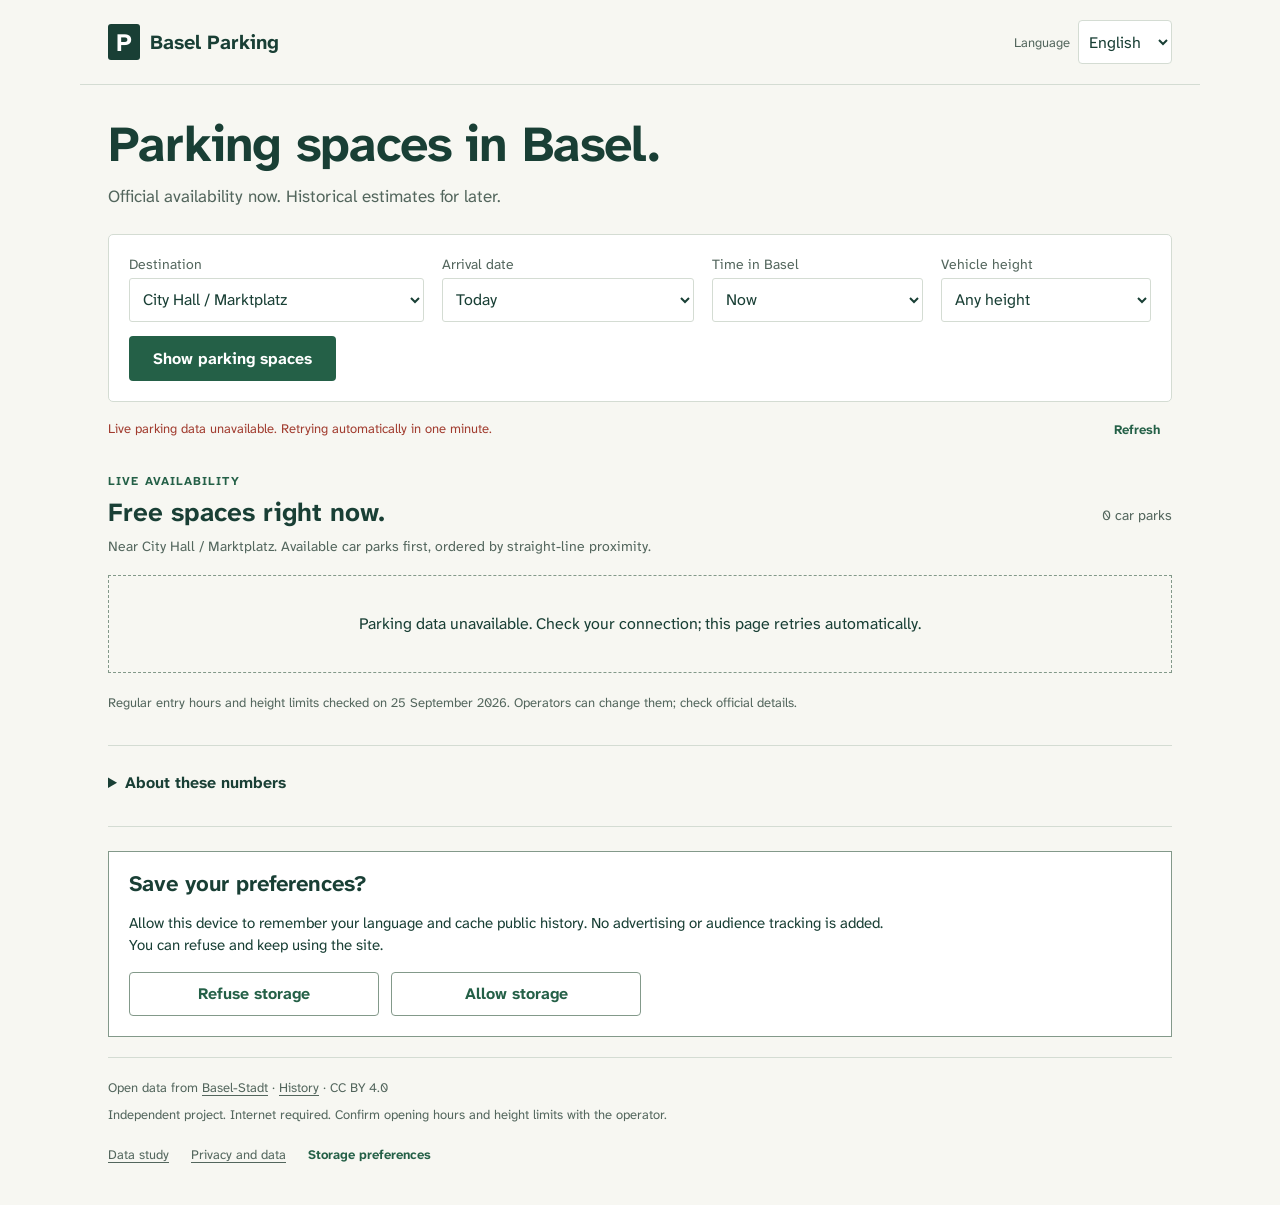
<file: basel-parking-v4.html>
<!doctype html>
<html lang="en">
<head>
  <meta charset="utf-8">
  <meta name="viewport" content="width=device-width,initial-scale=1">
  <meta name="color-scheme" content="light">
  <meta name="theme-color" content="#173f35">
  <title>Basel Parking | Live spaces and arrival estimates</title>
  <meta name="description" content="Check current parking availability in Basel, filter by vehicle height and explore historical estimates for a later arrival. English, German and French.">
  <link rel="icon" href="[data-uri]" type="image/svg+xml">


<link rel="canonical" href="https://basel-parkings.netlify.app/">
<meta property="og:type" content="website"><meta property="og:site_name" content="Basel Parking">
<meta property="og:title" content="Basel Parking | Live spaces and arrival estimates"><meta property="og:description" content="Current parking availability in Basel and historical estimates for your arrival.">
<meta property="og:url" content="https://basel-parkings.netlify.app/"><meta property="og:image" content="https://basel-parkings.netlify.app/assets/share.png">
<meta property="og:image:width" content="1200"><meta property="og:image:height" content="630">
<meta property="og:image:alt" content="Basel Parking: official availability now and historical estimates for later.">
<meta name="twitter:card" content="summary_large_image">
  <style>@font-face{font-family:Atkinson;src:url('[data-uri]') format('woff2');font-style:normal;font-weight:400;font-display:swap}
@font-face{font-family:Atkinson;src:url('[data-uri]') format('woff2');font-style:normal;font-weight:700;font-display:swap}
:root{font-family:Atkinson,"Trebuchet MS",sans-serif;color:#193f35;background:#f7f7f2;--ink:#193f35;--muted:#53665d;--green:#246047;--border:#d4dcd3;--orange:#83551f;--red:#a13c2f;font-synthesis:none}
*{box-sizing:border-box}body{margin:0}a{color:inherit;text-underline-offset:3px}button,select{font:inherit}button,select,summary{cursor:pointer}button:focus-visible,select:focus-visible,summary:focus-visible,a:focus-visible{outline:3px solid #996000;outline-offset:3px}[hidden]{display:none!important}button{min-height:44px;border:0;background:transparent;color:var(--green);padding:10px 12px;font-weight:700;white-space:normal}button:disabled{opacity:.55;cursor:wait}button:hover,a:hover{text-decoration:underline}select{min-height:44px;font-size:16px;color:var(--ink);background:#fff}p{line-height:1.5}h1,h2,h3{line-height:1.1}h1{font-size:clamp(32px,4vw,50px);letter-spacing:-1.1px;margin:0 0 12px}h2{font-size:26px;margin:0}h3{font-size:21px;margin:0}.skip-link{position:absolute;left:15px;top:-100px;background:white;padding:15px;z-index:5}.skip-link:focus{top:10px}.masthead{max-width:1120px;margin:auto;padding:20px 28px;display:flex;align-items:center;justify-content:space-between;gap:12px;border-bottom:1px solid var(--border)}.brand{display:flex;align-items:center;gap:10px;text-decoration:none;font-size:20px;font-weight:700}.brand-icon{display:grid;place-items:center;width:32px;height:36px;color:white;background:var(--ink);border-radius:3px;font-size:25px}.header-controls{display:flex;align-items:center;gap:8px}.language-label{font-size:13px;color:var(--muted)}#language{padding:6px;border:1px solid var(--border);border-radius:4px;max-width:130px}main{max-width:1120px;margin:auto;padding:0 28px 28px}.intro{padding:32px 0 24px}.lead{font-size:17px;color:var(--muted);margin:0}.search{display:grid;grid-template-columns:1.4fr 1.2fr 1fr 1fr;gap:14px 18px;padding:20px;background:#fff;border:1px solid var(--border);border-radius:5px}.field{min-width:0}.field label{display:block;font-size:14px;color:var(--muted);margin-bottom:5px}.field select{width:100%;border:1px solid var(--border);border-radius:3px;padding:8px 24px 8px 9px;text-overflow:ellipsis}.primary{background:var(--green);color:white;border-radius:4px;grid-column:1/-1;justify-self:start;padding:12px 24px}.secondary{border:1px solid #83998a;border-radius:4px;background:white}.status-row{display:flex;justify-content:space-between;align-items:center;gap:10px;min-height:55px;font-size:13px;color:var(--muted)}.status-row p{margin:10px 0}.status-row .error{color:var(--red)}.status-row button{flex-shrink:0}.results-header{display:flex;align-items:end;justify-content:space-between;gap:15px;margin-top:15px}.results-header>p{margin:0;white-space:nowrap;font-size:14px;color:var(--muted)}.eyebrow{font-size:12px;letter-spacing:1.1px;color:var(--green);margin:0 0 8px;font-weight:700}.context{font-size:14px;color:var(--muted);margin:10px 0 18px}.cards{display:grid;grid-template-columns:repeat(2,minmax(0,1fr));gap:18px}.card{background:white;border:1px solid var(--border);padding:22px;display:grid;grid-template-columns:minmax(0,1fr) auto;column-gap:14px;align-content:start;min-width:0;border-radius:3px}.card-heading{grid-column:1/-1;display:flex;gap:8px 14px;align-items:start;flex-wrap:wrap}.card-heading h3{flex:1;min-width:120px;overflow-wrap:anywhere}.badge{padding:4px 7px;font-size:12px;line-height:1.4;border-radius:3px;max-width:100%}.badge.open{color:#22553f;background:#edf3ed}.badge.closed{color:#912c20;background:#f7eeea}.badge.unverified{color:#795019;background:#faf2e6}.address{flex-basis:100%;font-size:14px;color:var(--muted);margin:0}.availability{grid-column:1/-1;display:flex;align-items:baseline;gap:12px;margin:16px 0 9px}.number{font-size:64px;line-height:1;font-weight:700;letter-spacing:-2px;font-variant-numeric:tabular-nums}.number.unknown{font-size:34px;letter-spacing:0;color:var(--muted)}.number.tight{color:var(--red)}.places-label{font-size:15px;line-height:1.3;max-width:170px}.reading{grid-column:1/-1}.measure{font-size:13px;margin:0 0 10px;color:var(--muted)}.occupancy{font-size:13px;color:var(--muted);margin:0;display:flex;justify-content:space-between;flex-wrap:wrap;gap:3px 10px}.occupancy strong{font-weight:400}meter{display:block;width:100%;height:8px;margin:5px 0 10px;accent-color:var(--green)}meter::-webkit-meter-bar{background:#e5ebe3;border:0}meter::-webkit-meter-optimum-value{background:#60886b}.data-warning{font-size:13px;color:#714713;margin:8px 0;line-height:1.5}.parking-details{grid-column:1;margin-top:12px;min-width:0;color:var(--muted);font-size:13px}.parking-details summary{font-size:14px;color:var(--ink);min-height:44px;display:list-item;padding:12px 0}.parking-details p{margin:8px 0}.parking-details a{display:inline-block;padding:10px 0;font-size:14px}.directions{grid-column:2;grid-row:auto;align-self:start;margin-top:12px;display:inline-flex;align-items:center;justify-content:center;min-height:44px;border:1px solid var(--border);border-radius:4px;padding:10px 14px;font-weight:700;font-size:14px;text-decoration:none}#show-more{display:block;margin:20px auto 0;padding:12px 20px}.small-note{font-size:13px;color:var(--muted);line-height:1.6;margin:20px 0}.empty{grid-column:1/-1;border:1px dashed #83998a;padding:35px 20px;text-align:center;line-height:1.6}.notice{padding:14px;background:#faf1e2;border:1px solid #d7b98e;color:#714713;margin-bottom:16px;font-size:14px}.notice.info{background:#eef3eb;color:#344e3c;border-color:var(--border)}.explanation{margin:32px 0 24px;padding:18px 0;border-top:1px solid var(--border);border-bottom:1px solid var(--border)}.explanation summary{font-weight:700;padding:8px 0;min-height:44px}.explanation-grid{max-width:760px}.explanation h3{font-size:18px;margin:20px 0 8px}.explanation p{font-size:15px;color:var(--muted);margin:0 0 14px}.privacy-banner{border:1px solid #83998a;padding:20px;background:white;margin:20px 0}.privacy-banner h2{font-size:22px}.privacy-banner p{font-size:15px;max-width:760px}.consent-actions{display:flex;flex-wrap:wrap;gap:12px}.consent-actions button{flex:1;max-width:250px}footer{border-top:1px solid var(--border);padding-top:20px;font-size:13px;color:var(--muted)}footer p{margin:0 0 8px}footer nav{display:flex;align-items:center;gap:8px 22px;flex-wrap:wrap}footer nav a{padding:12px 0}footer nav button{padding-left:0}.text-page{max-width:800px;padding-top:40px}.text-page h2{font-size:23px;margin:30px 0 12px}.text-page p{font-size:17px;color:var(--muted)}.text-page .primary{display:inline-block;text-decoration:none;margin-top:24px}.error-code{font-size:16px;letter-spacing:2px;color:var(--muted)}
@media(max-width:700px){.masthead{padding:14px 16px}.brand{font-size:18px;gap:8px}.language-label{display:none}#language{max-width:116px}main{padding:0 16px 24px}.intro{padding:24px 0 20px}h1{font-size:34px;letter-spacing:-.7px;max-width:480px}.lead{font-size:16px}.search{grid-template-columns:1fr 1fr;padding:14px;gap:12px}.field:first-child{grid-column:1/-1}.field:last-of-type{grid-column:1/-1}.field label{font-size:13px}.primary{width:100%;justify-self:stretch;padding:12px}.cards{grid-template-columns:1fr;gap:14px}.card{padding:18px}.results-header{align-items:start}h2{font-size:24px}.results-header>p{font-size:13px;padding-top:22px}.context{font-size:13px}.status-row{font-size:12px;align-items:start}.status-row button{padding-right:0;font-size:13px}.results-header{margin-top:10px}.card-heading{gap:7px 10px}.card-heading h3{font-size:21px}.availability{margin-top:12px}.number{font-size:60px}.privacy-banner{padding:16px}.text-page{padding-top:28px}}
@media(prefers-reduced-motion:reduce){*{scroll-behavior:auto!important}}
</style>
</head>
<body>
  <a class="skip-link" href="#results" data-i18n="skip">Skip to results</a>
  <header class="masthead">
    <a class="brand" href="./"><span class="brand-icon" aria-hidden="true">P</span> Basel Parking</a>
    <div class="header-controls"><label class="language-label" for="language" data-i18n="languageLabel">Language</label><select id="language" aria-label="Language"><option value="en">English</option><option value="de">Deutsch</option><option value="fr">Français</option></select></div>
  </header>
  <main>
    <section class="intro">
      <h1 data-i18n="headline">Parking spaces in Basel.</h1>
      <p class="lead" data-i18n="lead">Official availability now. Historical estimates for later.</p>
    </section>
    <section class="search" aria-label="Your arrival">
      <div class="field"><label for="destination" data-i18n="destination">Destination</label><select id="destination"></select></div>
      <div class="field"><label for="day" data-i18n="arrivalDate">Arrival date</label><select id="day"></select></div>
      <div class="field"><label for="hour" data-i18n="baselTime">Time in Basel</label><select id="hour"></select></div>
      <div class="field"><label for="vehicle" data-i18n="vehicleHeight">Vehicle height</label><select id="vehicle"><option value="0" data-i18n="noFilter">Any height</option><option value="1.8">1.80 m</option><option value="1.9">1.90 m</option><option value="2">2.00 m</option><option value="2.05">2.05 m</option><option value="2.1">2.10 m</option><option value="2.2">2.20 m</option><option value="2.5">2.50 m</option></select></div>
      <button class="primary" id="view-results" type="button" data-i18n="viewResults">Show parking spaces</button>
    </section>
    <div class="status-row"><p id="connection" role="status" aria-live="polite">Connecting to parking data…</p><button id="refresh" type="button" data-i18n="refresh">Refresh</button></div>
    <section id="results" aria-labelledby="results-title">
      <div class="results-header"><div><p id="mode-label" class="eyebrow"></p><h2 id="results-title" tabindex="-1">Free spaces right now.</h2></div><p id="count"></p></div>
      <p class="context" id="context"></p>
      <div id="notice" role="status"></div>
      <div class="cards" id="cards" aria-busy="true"><div class="empty">Loading available spaces…</div></div>
      <button id="show-more" class="secondary" aria-controls="cards" aria-expanded="false" hidden></button>
      <p id="height-note" class="small-note"></p>
    </section>
    <details class="explanation">
      <summary data-i18n="understand">About these numbers</summary>
      <div class="explanation-grid">
        <div><h3 data-i18n="nowHeading">Right now</h3><p data-i18n="nowExplanation"></p></div>
        <div><h3 data-i18n="futureHeading">A later arrival</h3><p data-i18n="futureExplanation"></p></div>
        <div><h3 data-i18n="percentHeading">The percentage and opening hours</h3><p data-i18n="percentExplanation"></p></div>
      </div>
    </details>
    <section id="privacy-banner" class="privacy-banner" aria-labelledby="privacy-title" hidden>
      <h2 id="privacy-title" data-i18n="privacyTitle">Save your preferences?</h2>
      <p data-i18n="privacyText"></p>
      <div class="consent-actions"><button id="consent-reject" class="secondary" data-i18n="reject">Refuse storage</button><button id="consent-accept" class="secondary" data-i18n="accept">Allow storage</button></div>
    </section>
    <p id="privacy-status" class="small-note" role="status"></p>
    <footer><p><span data-i18n="dataFrom">Open data from</span> <a href="https://data.bs.ch/explore/dataset/100088/" target="_blank" rel="noopener noreferrer" data-i18n="baselCanton">Basel-Stadt</a> · <a href="https://data.bs.ch/explore/dataset/100014/" target="_blank" rel="noopener noreferrer" data-i18n="history">History</a> · CC BY 4.0</p><p data-i18n="footerNote">Independent project. Internet required.</p><nav aria-label="Project information"><a href="https://basel-parkings.netlify.app/data-study.html" data-i18n="dataStudy">Data study</a><a id="privacy-link" href="https://basel-parkings.netlify.app/privacy.html" data-i18n="privacyLink">Privacy and data</a><button id="privacy-settings" data-i18n="privacySettings">Storage preferences</button></nav></footer>
    <noscript><p class="notice">JavaScript is required to load current parking data. JavaScript wird für aktuelle Parkdaten benötigt. JavaScript est nécessaire pour charger les places libres. <a href="https://www.parkleitsystem-basel.ch/">Official parking information</a></p></noscript>
  </main>
  <script id="config" type="application/json">{"api_base": "https://data.bs.ch/api/explore/v2.1/catalog/datasets", "live_dataset": "100088", "history_dataset": "100014", "timezone": "Europe/Zurich", "lookback_days": 182, "date_window_days": 14, "live_refresh_ms": 60000, "history_refresh_ms": 21600000, "max_live_age_ms": 900000, "max_history_age_days": 14, "min_samples": 12, "height_checked_on": "2026-09-25", "clearance_m": {"aeschen": 1.9, "badbahnhof": 2.2, "bahnhofsued": 1.95, "city": 2.1, "elisabethen": 2.1, "europe": 1.9, "kunstmuseum": 2.05, "steinen": 2.1, "storchen": 1.9, "anfos": 2.0, "centralbahn": 2.2, "clarahuus": 2.0, "claramatte": 2.2, "messe": 2.0, "postbasel": 2.5, "rebgasse": 2.0}, "destinations": {"rathaus": {"label": "Rathaus / Marktplatz", "lat": 47.5582611, "lon": 7.5885155}, "sbb": {"label": "Gare Basel SBB", "lat": 47.5476225, "lon": 7.5896417}, "messe": {"label": "Messeplatz", "lat": 47.5640599, "lon": 7.6011041}, "museum": {"label": "Kunstmuseum", "lat": 47.5539294, "lon": 7.5944513}}, "opening_hours_checked_on": "2026-09-25", "opening_hours": {"aeschen": {"kind": "always"}, "badbahnhof": {"kind": "always"}, "city": {"kind": "always"}, "elisabethen": {"kind": "always"}, "europe": {"kind": "always"}, "kunstmuseum": {"kind": "always"}, "steinen": {"kind": "always"}, "storchen": {"kind": "always"}, "centralbahn": {"kind": "always"}, "claramatte": {"kind": "always"}, "messe": {"kind": "always"}, "postbasel": {"kind": "always"}, "rebgasse": {"kind": "always"}, "bahnhofsued": {"kind": "daily", "start": 360, "end": 1380}, "anfos": {"kind": "mon_sat_overnight", "start": 360, "end_next_day": 60, "holidays": "closed", "special_days": "check_operator"}, "clarahuus": {"kind": "mon_sat_overnight", "start": 360, "end_next_day": 60, "sunday": "closed"}}, "capacity_unverified": ["badbahnhof"], "publisher": {"name": "", "email": "", "address": ""}, "site_url": "https://basel-parkings.netlify.app"}</script>
  <script>/* Interface translations. No remote translation service. */
window.ParkingMessages = {
  "en": {
    "title": "Basel Parking | Live spaces and arrival estimates",
    "city": "Basel, Switzerland",
    "languageLabel": "Language",
    "eyebrow": "BASEL PARKING",
    "headline": "Parking spaces in Basel.",
    "lead": "Official availability now. Historical estimates for later.",
    "destination": "Destination",
    "arrivalDate": "Arrival date",
    "baselTime": "Time in Basel",
    "vehicleHeight": "Vehicle height",
    "noFilter": "Any height",
    "refresh": "Refresh",
    "understand": "About these numbers",
    "nowHeading": "Right now",
    "nowExplanation": "The large number is the latest official count of free spaces. It refreshes every minute while the page is open. Reports older than 15 minutes are not shown.",
    "futureHeading": "A later arrival",
    "futureExplanation": "The estimate is the median for the same weekday and hour over the previous 182 days, with at least 12 comparable dates. The range describes past readings, not a guarantee or a confidence interval. Other events are not predicted.",
    "percentHeading": "The percentage and opening hours",
    "percentExplanation": "The small percentage uses the capacity reported by the source. If it is missing or disputed, only the free-space count is shown. Current opening status and regular entry hours may disagree; conflicts are highlighted.",
    "dataFrom": "Open data from",
    "baselCanton": "Basel-Stadt",
    "history": "History",
    "dataStudy": "Data study",
    "footerNote": "Independent project. Internet required. Confirm opening hours and height limits with the operator.",
    "today": "Today",
    "tomorrow": "Tomorrow",
    "now": "Now",
    "loading": "Loading available spaces…",
    "loadingEstimate": "Calculating estimate…",
    "modeNow": "LIVE AVAILABILITY",
    "modeFuture": "ESTIMATE FOR YOUR ARRIVAL",
    "titleNow": "Free spaces right now.",
    "titleFuture": "{date} at {hour}:00",
    "count": "{count} car parks",
    "context": "Near {destination}. Available car parks first, ordered by straight-line proximity.",
    "connectionPending": "Connecting to parking data…",
    "connectionLast": "Checked {time} · updates every minute",
    "connectionNone": " · no usable live reports",
    "liveError": "Live parking data unavailable. Retrying automatically in one minute.",
    "historyError": "Recent history unavailable. Retrying automatically in one minute.",
    "futureNote": "Historical estimate, not a reservation. Events can change availability sharply. No estimates are shown for known public holidays or Basel carnival dates.",
    "badgeOpen": "Reported open",
    "badgeClosed": "Reported closed",
    "badgeExpectedOpen": "Usually open",
    "badgeExpectedClosed": "Usually closed",
    "badgeUnknown": "Hours unverified",
    "badgeUnavailable": "Status unavailable",
    "freeNow": "spaces reported free",
    "freeFuture": "estimated free spaces",
    "occupied": "Occupied",
    "occupiedFuture": "Estimated occupancy",
    "capacity": "{pct}% · reported capacity {total}",
    "unavailable": "Unavailable",
    "lastReport": "Source updated {time}",
    "latestHistory": "{n} matching readings · latest {date}",
    "reasonNoReading": "No live reading",
    "reasonStale": "Live reading too old",
    "reasonClosed": "Closed according to the official live status",
    "reasonUnknownStatus": "Live status not confirmed",
    "reasonInvalid": "Inconsistent live reading",
    "reasonBadHistory": "Inconsistent history for this time",
    "reasonOldHistory": "History too old",
    "reasonFewHistory": "Not enough comparable history",
    "reasonComparableOld": "Comparable history too old",
    "reasonScheduledClosed": "Outside regular entry hours",
    "reasonNoHours": "Opening hours not verified",
    "reasonNoEstimate": "No estimate available",
    "hoursAlways": "Regular entry: 24 hours, every day",
    "hoursDaily": "Regular entry: daily 06:00–23:00",
    "hoursWeek": "Regular entry: Mon–Sat 06:00–01:00; Sunday closed",
    "hoursUnknown": "Entry hours not verified",
    "maxHeight": "Max. vehicle height {height} m",
    "heightUnknown": "Vehicle height limit unverified",
    "parkInfo": "Official car park details ↗",
    "heightNote": "Regular entry hours and height limits checked on {date}. Operators can change them; check official details.",
    "heightFiltered": " Car parks with unknown or insufficient vehicle clearance are hidden.",
    "noCatalog": "Parking data unavailable. Check your connection; this page retries automatically.",
    "noHeight": "No car park matches this vehicle height.",
    "destination_rathaus": "City Hall / Marktplatz",
    "destination_sbb": "Basel SBB station",
    "destination_messe": "Messeplatz",
    "destination_museum": "Kunstmuseum",
    "description": "Check current parking availability in Basel, filter by vehicle height and explore historical estimates for a later arrival. English, German and French.",
    "viewResults": "Show parking spaces",
    "capacityMissing": "Total capacity unavailable. The free-space count is still shown.",
    "capacityReview": "Visitor capacity differs between official sources. Confirm access with the operator; occupancy is not calculated.",
    "reasonCapacityReview": "Estimate paused: visitor capacity needs confirmation.",
    "hoursConflict": "The live feed reports open outside usual entry hours. Confirm entry with the operator.",
    "reasonSpecialHours": "Special opening day: check the operator’s hours.",
    "reasonSpecialDate": "No estimate for this holiday or carnival date.",
    "checkedOn": "Hours and height checked {date}.",
    "details": "Hours and details",
    "directions": "Directions",
    "directionsTo": "Directions to {name}",
    "range": "Middle half of past readings: {low} to {high} free spaces.",
    "showMore": "Show {n} more car parks",
    "showLess": "Show fewer car parks",
    "unknownCount": "n/a",
    "privacyLink": "Privacy and data",
    "privacySettings": "Storage preferences",
    "privacyTitle": "Save your preferences?",
    "privacyText": "Allow this device to remember your language and cache public history. No advertising or audience tracking is added. You can refuse and keep using the site.",
    "accept": "Allow storage",
    "reject": "Refuse storage",
    "consentAccepted": "Preferences saved on this device.",
    "consentRejected": "Optional storage refused. The site remains usable.",
    "skip": "Skip to results",
    "privacyPageTitle": "Privacy and data | Basel Parking",
    "privacyDescription": "How Basel Parking uses local storage and public parking data, and which services receive browser requests.",
    "privacyHeading": "Privacy and data",
    "privacyIntro": "Basel Parking displays public parking information. There are no user accounts, bookings, payment forms or file uploads.",
    "storageHeading": "Storage on this device",
    "storageText": "Your storage choice is remembered locally. If you accept, the site also saves your selected language and a cache of public historical readings, reused for up to six hours. Refusing removes these optional items. Change your choice using Storage preferences on the home page.",
    "requestsHeading": "Services contacted",
    "requestsText": "Netlify hosts the pages and local font files. Your browser requests current and historical parking data directly from data.bs.ch. These services receive connection information, including your IP address. Their own policies apply to their logs. The site contains no advertising, analytics script or tracking cookies.",
    "linksHeading": "External links",
    "linksText": "Directions opens Google Maps. Official car park details opens the Basel parking guidance website. Those services apply their own privacy policies after you follow a link.",
    "limitsHeading": "Data limitations",
    "limitsText": "Current reports can be delayed. Historical estimates do not reserve a space or predict exceptional demand. Regular entry hours and height limits are maintained manually; their verification date is displayed with each car park.",
    "backHome": "Back to parking spaces",
    "notFoundTitle": "Page not found | Basel Parking",
    "notFoundDescription": "This address does not exist. Return to Basel Parking to check available spaces.",
    "notFoundHeading": "This page does not exist.",
    "notFoundText": "Check the address or return to the parking search."
  },
  "de": {
    "title": "Basel Parking | Freie Plätze und Schätzungen",
    "city": "Basel, Schweiz",
    "languageLabel": "Sprache",
    "eyebrow": "BASEL PARKING",
    "headline": "Freie Parkplätze in Basel.",
    "lead": "Aktuelle offizielle Meldungen. Historische Schätzungen für später.",
    "destination": "Ziel",
    "arrivalDate": "Ankunftsdatum",
    "baselTime": "Uhrzeit in Basel",
    "vehicleHeight": "Fahrzeughöhe",
    "noFilter": "Keine Einschränkung",
    "refresh": "Aktualisieren",
    "understand": "Was bedeuten die Zahlen?",
    "nowHeading": "Jetzt",
    "nowExplanation": "Die grosse Zahl zeigt die zuletzt offiziell gemeldeten freien Plätze. Bei geöffneter Seite wird sie jede Minute neu abgefragt. Meldungen über 15 Minuten alt werden nicht angezeigt.",
    "futureHeading": "Spätere Ankunft",
    "futureExplanation": "Der Schätzwert ist der Median desselben Wochentags und derselben Stunde der letzten 182 Tage, mit mindestens 12 vergleichbaren Tagen. Die Spanne beschreibt frühere Meldungen, ohne Garantie oder Konfidenzintervall. Andere Veranstaltungen werden nicht vorhergesagt.",
    "percentHeading": "Prozentwert und Öffnungszeiten",
    "percentExplanation": "Der kleine Prozentwert nutzt die gemeldete Kapazität. Fehlt sie oder ist sie widersprüchlich, werden nur freie Plätze angezeigt. Aktueller Status und reguläre Einfahrtszeiten können abweichen; Widersprüche werden angezeigt.",
    "dataFrom": "Offene Daten von",
    "baselCanton": "Basel-Stadt",
    "history": "Historische Daten",
    "dataStudy": "Datenstudie",
    "footerNote": "Unabhängiges Projekt. Internetverbindung erforderlich. Öffnungszeiten und Durchfahrtshöhe beim Betreiber prüfen.",
    "today": "Heute",
    "tomorrow": "Morgen",
    "now": "Jetzt",
    "loading": "Freie Plätze werden geladen…",
    "loadingEstimate": "Schätzung wird berechnet…",
    "modeNow": "AKTUELLE VERFÜGBARKEIT",
    "modeFuture": "SCHÄTZUNG FÜR DIE ANKUNFT",
    "titleNow": "Freie Plätze im Moment.",
    "titleFuture": "{date} um {hour}:00 Uhr",
    "count": "{count} Parkhäuser",
    "context": "Bei {destination}. Parkhäuser mit freien Plätzen zuerst, nach Luftlinie geordnet.",
    "connectionPending": "Verbindung zu Parkdaten…",
    "connectionLast": "Geprüft {time} · jede Minute aktualisiert",
    "connectionNone": " · keine nutzbaren aktuellen Meldungen",
    "liveError": "Aktuelle Parkdaten nicht verfügbar. Erneuter Versuch in einer Minute.",
    "historyError": "Aktuelle historische Daten nicht verfügbar. Erneuter Versuch in einer Minute.",
    "futureNote": "Historische Schätzung, keine Reservierung. Veranstaltungen können die Verfügbarkeit stark ändern. An bekannten Feiertagen und Basler Fasnachtstagen gibt es keine Schätzung.",
    "badgeOpen": "Als offen gemeldet",
    "badgeClosed": "Als geschlossen gemeldet",
    "badgeExpectedOpen": "Normalerweise offen",
    "badgeExpectedClosed": "Normalerweise geschlossen",
    "badgeUnknown": "Zeiten ungeprüft",
    "badgeUnavailable": "Status nicht verfügbar",
    "freeNow": "als frei gemeldete Plätze",
    "freeFuture": "freie Plätze geschätzt",
    "occupied": "Auslastung",
    "occupiedFuture": "Geschätzte Auslastung",
    "capacity": "{pct}% · gemeldete Kapazität {total}",
    "unavailable": "Nicht verfügbar",
    "lastReport": "Meldung von {time}",
    "latestHistory": "{n} vergleichbare Messungen · zuletzt {date}",
    "reasonNoReading": "Keine aktuelle Meldung",
    "reasonStale": "Aktuelle Meldung zu alt",
    "reasonClosed": "Laut offizieller Meldung geschlossen",
    "reasonUnknownStatus": "Aktueller Status nicht bestätigt",
    "reasonInvalid": "Widersprüchliche aktuelle Meldung",
    "reasonBadHistory": "Widersprüchliche historische Daten",
    "reasonOldHistory": "Historische Daten zu alt",
    "reasonFewHistory": "Zu wenige vergleichbare Daten",
    "reasonComparableOld": "Vergleichbare Daten zu alt",
    "reasonScheduledClosed": "Ausserhalb der regulären Einfahrtszeit",
    "reasonNoHours": "Öffnungszeiten nicht überprüft",
    "reasonNoEstimate": "Keine Schätzung verfügbar",
    "hoursAlways": "Reguläre Einfahrt: täglich 24 Stunden",
    "hoursDaily": "Reguläre Einfahrt: täglich 06:00–23:00",
    "hoursWeek": "Reguläre Einfahrt: Mo–Sa 06:00–01:00; Sonntag geschlossen",
    "hoursUnknown": "Einfahrtszeiten nicht überprüft",
    "maxHeight": "Max. Durchfahrtshöhe {height} m",
    "heightUnknown": "Durchfahrtshöhe ungeprüft",
    "parkInfo": "Offizielle Parkplatzinfos ↗",
    "heightNote": "Reguläre Einfahrtszeiten und Durchfahrtshöhen am {date} geprüft. Betreiber können sie ändern; offizielle Angaben prüfen.",
    "heightFiltered": " Parkhäuser mit ungeprüfter oder zu niedriger Durchfahrtshöhe werden ausgeblendet.",
    "noCatalog": "Parkdaten nicht verfügbar. Verbindung prüfen; die Seite versucht es erneut.",
    "noHeight": "Kein Parkhaus passt zu dieser Fahrzeughöhe.",
    "destination_rathaus": "Rathaus / Marktplatz",
    "destination_sbb": "Bahnhof Basel SBB",
    "destination_messe": "Messeplatz",
    "destination_museum": "Kunstmuseum",
    "description": "Aktuelle freie Parkplätze in Basel, Filter nach Fahrzeughöhe und historische Schätzungen für eine spätere Ankunft. Deutsch, Englisch und Französisch.",
    "viewResults": "Parkplätze anzeigen",
    "capacityMissing": "Gesamtkapazität unbekannt. Die gemeldeten freien Plätze werden angezeigt.",
    "capacityReview": "Offizielle Quellen nennen unterschiedliche Besucherkapazitäten. Zugang beim Betreiber prüfen; keine Auslastung berechnet.",
    "reasonCapacityReview": "Keine Schätzung: Besucherkapazität noch ungeklärt.",
    "hoursConflict": "Die aktuelle Meldung zeigt offen ausserhalb der regulären Einfahrtszeit. Einfahrt beim Betreiber prüfen.",
    "reasonSpecialHours": "Sonderöffnung: Zeiten beim Betreiber prüfen.",
    "reasonSpecialDate": "Keine Schätzung für diesen Feiertag oder Fasnachtstag.",
    "checkedOn": "Zeiten und Durchfahrtshöhe am {date} geprüft.",
    "details": "Zeiten und Details",
    "directions": "Route",
    "directionsTo": "Route zu {name}",
    "range": "Mittlere Hälfte früherer Meldungen: {low} bis {high} freie Plätze.",
    "showMore": "{n} weitere Parkhäuser anzeigen",
    "showLess": "Weniger Parkhäuser anzeigen",
    "unknownCount": "k. A.",
    "privacyLink": "Datenschutz und Daten",
    "privacySettings": "Speichereinstellungen",
    "privacyTitle": "Einstellungen speichern?",
    "privacyText": "Sprache und öffentliche historische Daten auf diesem Gerät speichern. Keine Werbung und keine Besucheranalyse. Auch nach Ablehnung bleibt die Seite nutzbar.",
    "accept": "Speichern erlauben",
    "reject": "Speichern ablehnen",
    "consentAccepted": "Einstellungen auf diesem Gerät gespeichert.",
    "consentRejected": "Optionales Speichern abgelehnt. Die Seite bleibt nutzbar.",
    "skip": "Zu den Ergebnissen",
    "privacyPageTitle": "Datenschutz und Daten | Basel Parking",
    "privacyDescription": "Informationen zum lokalen Speicher, zu öffentlichen Parkdaten und den beteiligten Diensten.",
    "privacyHeading": "Datenschutz und Daten",
    "privacyIntro": "Basel Parking zeigt öffentliche Parkdaten. Es gibt keine Benutzerkonten, Reservierungen, Zahlungsformulare oder Datei-Uploads.",
    "storageHeading": "Speicher auf diesem Gerät",
    "storageText": "Ihre Speicherentscheidung wird lokal gemerkt. Bei Zustimmung werden auch die gewählte Sprache und öffentliche historische Messwerte gespeichert. Dieser Zwischenspeicher wird höchstens sechs Stunden wiederverwendet. Ablehnen entfernt diese optionalen Einträge. Über Speichereinstellungen auf der Startseite können Sie Ihre Wahl ändern.",
    "requestsHeading": "Kontaktierte Dienste",
    "requestsText": "Netlify stellt die Seiten und lokalen Schriftdateien bereit. Ihr Browser lädt aktuelle und historische Daten direkt von data.bs.ch. Diese Dienste erhalten Verbindungsinformationen einschliesslich Ihrer IP-Adresse. Für ihre Protokolle gelten ihre eigenen Richtlinien. Die Seite enthält keine Werbung, Analyseskripte oder Tracking-Cookies.",
    "linksHeading": "Externe Links",
    "linksText": "Route öffnet Google Maps. Offizielle Parkplatzinfos öffnet das Basler Parkleitsystem. Nach dem Öffnen gelten die Datenschutzregeln dieser Dienste.",
    "limitsHeading": "Grenzen der Daten",
    "limitsText": "Aktuelle Meldungen können verspätet eintreffen. Historische Schätzungen reservieren keinen Platz und sagen aussergewöhnliche Nachfrage nicht voraus. Reguläre Einfahrtszeiten und Durchfahrtshöhen werden manuell gepflegt; das Prüfdatum steht bei jedem Parkhaus.",
    "backHome": "Zurück zu den Parkplätzen",
    "notFoundTitle": "Seite nicht gefunden | Basel Parking",
    "notFoundDescription": "Diese Adresse existiert nicht. Auf Basel Parking finden Sie aktuelle freie Plätze.",
    "notFoundHeading": "Diese Seite existiert nicht.",
    "notFoundText": "Prüfen Sie die Adresse oder kehren Sie zur Parkplatzsuche zurück."
  },
  "fr": {
    "title": "Basel Parking | Places libres et estimations",
    "city": "Bâle, Suisse",
    "languageLabel": "Langue",
    "eyebrow": "BASEL PARKING",
    "headline": "Les places de parking à Bâle.",
    "lead": "Relevés officiels maintenant. Estimations historiques pour plus tard.",
    "destination": "Destination",
    "arrivalDate": "Date d’arrivée",
    "baselTime": "Heure à Bâle",
    "vehicleHeight": "Hauteur du véhicule",
    "noFilter": "Sans filtre",
    "refresh": "Actualiser",
    "understand": "Comprendre les chiffres",
    "nowHeading": "Maintenant",
    "nowExplanation": "Le grand nombre est le dernier relevé officiel des places libres. La page le demande chaque minute lorsqu’elle est ouverte. Les relevés de plus de 15 minutes ne sont pas affichés.",
    "futureHeading": "Arrivée ultérieure",
    "futureExplanation": "L’estimation est la médiane du même jour de semaine et de la même heure sur les 182 derniers jours, avec au moins 12 dates comparables. La fourchette décrit les relevés passés, sans garantie ni intervalle de confiance. Les autres événements ne sont pas prédits.",
    "percentHeading": "Pourcentage et horaires d’ouverture",
    "percentExplanation": "Le petit pourcentage utilise la capacité déclarée par la source. Si elle manque ou fait l’objet d’une divergence, seules les places libres sont affichées. Les écarts entre statut actuel et horaires habituels sont signalés.",
    "dataFrom": "Données ouvertes du",
    "baselCanton": "canton de Bâle-Ville",
    "history": "Historique",
    "dataStudy": "Étude des données",
    "footerNote": "Projet indépendant. Internet nécessaire. Vérifie les horaires et la hauteur auprès de l’exploitant.",
    "today": "Aujourd’hui",
    "tomorrow": "Demain",
    "now": "Maintenant",
    "loading": "Chargement des places libres…",
    "loadingEstimate": "Calcul de l’estimation…",
    "modeNow": "DISPONIBILITÉ ACTUELLE",
    "modeFuture": "ESTIMATION À L’ARRIVÉE",
    "titleNow": "Places libres maintenant.",
    "titleFuture": "{date} à {hour} h",
    "count": "{count} parkings",
    "context": "Autour de {destination}. Parkings avec des places en premier, classés par proximité à vol d’oiseau.",
    "connectionPending": "Connexion aux parkings…",
    "connectionLast": "Vérifié à {time} · actualisé chaque minute",
    "connectionNone": " · aucun relevé actuel exploitable",
    "liveError": "Relevés actuels indisponibles. Nouvelle tentative automatique dans une minute.",
    "historyError": "Historique récent indisponible. Nouvelle tentative automatique dans une minute.",
    "futureNote": "Estimation historique, sans réservation. Un événement peut modifier fortement la disponibilité. Aucune estimation les jours fériés connus et les jours du carnaval de Bâle.",
    "badgeOpen": "Signalé ouvert",
    "badgeClosed": "Signalé fermé",
    "badgeExpectedOpen": "Habituellement ouvert",
    "badgeExpectedClosed": "Habituellement fermé",
    "badgeUnknown": "Horaires non vérifiés",
    "badgeUnavailable": "Statut indisponible",
    "freeNow": "places signalées libres",
    "freeFuture": "places libres estimées",
    "occupied": "Occupation",
    "occupiedFuture": "Occupation estimée",
    "capacity": "{pct} % · capacité déclarée : {total}",
    "unavailable": "Indisponible",
    "lastReport": "Relevé de {time}",
    "latestHistory": "{n} relevés comparables · dernier le {date}",
    "reasonNoReading": "Aucun relevé actuel",
    "reasonStale": "Relevé actuel trop ancien",
    "reasonClosed": "Fermé selon le statut officiel",
    "reasonUnknownStatus": "Statut actuel non confirmé",
    "reasonInvalid": "Relevé actuel incohérent",
    "reasonBadHistory": "Historique incohérent pour ce créneau",
    "reasonOldHistory": "Historique trop ancien",
    "reasonFewHistory": "Historique comparable insuffisant",
    "reasonComparableOld": "Historique comparable trop ancien",
    "reasonScheduledClosed": "En dehors des horaires habituels d’entrée",
    "reasonNoHours": "Horaires non vérifiés",
    "reasonNoEstimate": "Aucune estimation disponible",
    "hoursAlways": "Entrée habituelle : 24 h/24, tous les jours",
    "hoursDaily": "Entrée habituelle : tous les jours 06 h–23 h",
    "hoursWeek": "Entrée habituelle : lun–sam 06 h–01 h ; dimanche fermé",
    "hoursUnknown": "Horaires d’entrée non vérifiés",
    "maxHeight": "Hauteur maximale {height} m",
    "heightUnknown": "Hauteur de passage non vérifiée",
    "parkInfo": "Informations officielles ↗",
    "heightNote": "Horaires habituels et hauteurs vérifiés le {date}. Les exploitants peuvent les modifier ; consulte les informations officielles.",
    "heightFiltered": " Les parkings dont la hauteur est inconnue ou insuffisante sont masqués.",
    "noCatalog": "Données indisponibles. Vérifie ta connexion ; la page réessaie automatiquement.",
    "noHeight": "Aucun parking ne correspond à cette hauteur.",
    "destination_rathaus": "Rathaus / Marktplatz",
    "destination_sbb": "Gare Basel SBB",
    "destination_messe": "Messeplatz",
    "destination_museum": "Kunstmuseum",
    "description": "Consulte les places libres à Bâle, filtre selon la hauteur du véhicule et estime une arrivée ultérieure avec les données historiques. Français, anglais et allemand.",
    "viewResults": "Voir les places disponibles",
    "capacityMissing": "Capacité totale inconnue. Le nombre de places libres reste affiché.",
    "capacityReview": "Les sources officielles indiquent des capacités visiteurs différentes. Confirme l’accès auprès de l’exploitant ; le taux d’occupation n’est pas calculé.",
    "reasonCapacityReview": "Estimation suspendue : capacité visiteurs à confirmer.",
    "hoursConflict": "Le relevé indique ouvert en dehors des horaires habituels. Confirme l’accès auprès de l’exploitant.",
    "reasonSpecialHours": "Ouverture exceptionnelle : vérifie les horaires auprès de l’exploitant.",
    "reasonSpecialDate": "Pas d’estimation pour ce jour férié ou de carnaval.",
    "checkedOn": "Horaires et hauteur vérifiés le {date}.",
    "details": "Horaires et détails",
    "directions": "Itinéraire",
    "directionsTo": "Itinéraire vers {name}",
    "range": "Moitié centrale des relevés passés : de {low} à {high} places libres.",
    "showMore": "Afficher {n} autres parkings",
    "showLess": "Afficher moins de parkings",
    "unknownCount": "n.d.",
    "privacyLink": "Confidentialité et données",
    "privacySettings": "Préférences de stockage",
    "privacyTitle": "Enregistrer tes préférences ?",
    "privacyText": "Autoriser cet appareil à retenir ta langue et à conserver l’historique public en cache. Aucune publicité ni mesure d’audience ajoutée. Tu peux refuser et utiliser le site.",
    "accept": "Autoriser le stockage",
    "reject": "Refuser le stockage",
    "consentAccepted": "Préférences enregistrées sur cet appareil.",
    "consentRejected": "Stockage facultatif refusé. Le site reste utilisable.",
    "skip": "Aller aux résultats",
    "privacyPageTitle": "Confidentialité et données | Basel Parking",
    "privacyDescription": "Utilisation du stockage local, des données publiques des parkings et des services externes par Basel Parking.",
    "privacyHeading": "Confidentialité et données",
    "privacyIntro": "Basel Parking affiche des données publiques de stationnement. Il ne propose ni compte utilisateur, ni réservation, ni formulaire de paiement ou d’envoi de fichiers.",
    "storageHeading": "Stockage sur cet appareil",
    "storageText": "Ton choix de stockage est conservé localement. Si tu acceptes, le site enregistre aussi ta langue et un cache des relevés historiques publics, réutilisé pendant six heures au maximum. Refuser supprime ces éléments facultatifs. Tu peux changer ton choix dans Préférences de stockage, sur la page d’accueil.",
    "requestsHeading": "Services contactés",
    "requestsText": "Netlify héberge les pages et les polices locales. Ton navigateur demande les relevés actuels et historiques directement à data.bs.ch. Ces services reçoivent les informations de connexion, dont ton adresse IP. Leurs propres politiques s’appliquent à leurs journaux. Le site ne contient ni publicité, ni script de mesure d’audience, ni cookie de suivi.",
    "linksHeading": "Liens externes",
    "linksText": "Itinéraire ouvre Google Maps. Informations officielles ouvre le site du système de guidage des parkings de Bâle. Leurs politiques de confidentialité s’appliquent après ouverture du lien.",
    "limitsHeading": "Limites des données",
    "limitsText": "Les relevés actuels peuvent arriver avec retard. Les estimations historiques ne réservent aucune place et ne prédisent pas une demande exceptionnelle. Les horaires habituels et les hauteurs sont mis à jour manuellement ; leur date de vérification figure dans les détails de chaque parking.",
    "backHome": "Revenir aux parkings",
    "notFoundTitle": "Page introuvable | Basel Parking",
    "notFoundDescription": "Cette adresse n’existe pas. Retourne sur Basel Parking pour consulter les places libres.",
    "notFoundHeading": "Cette page n’existe pas.",
    "notFoundText": "Vérifie l’adresse ou retourne à la recherche de parking."
  }
};
</script>
  <script>/* Browser application. No server, key, package or dated occupancy snapshot required. */
(function (root) {
  'use strict';
  const DAY = 86400000;
  function localParts(now, zone = 'Europe/Zurich') {
    const p = Object.fromEntries(new Intl.DateTimeFormat('en-GB', {
      timeZone: zone, year: 'numeric', month: '2-digit', day: '2-digit',
      hour: '2-digit', minute: '2-digit', hourCycle: 'h23'
    }).formatToParts(new Date(now)).map(x => [x.type, x.value]));
    return {date: `${p.year}-${p.month}-${p.day}`, hour: Number(p.hour), minute: Number(p.minute)};
  }
  function addDays(date, n) { return new Date(Date.parse(date + 'T12:00:00Z') + n * DAY).toISOString().slice(0, 10); }
  function weekday(date) { return (new Date(date + 'T12:00:00Z').getUTCDay() + 6) % 7; }
  function median(values) { const a = [...values].sort((a, b) => a - b), m = Math.floor(a.length / 2); return a.length % 2 ? a[m] : (a[m - 1] + a[m]) / 2; }
  function number(v) { return typeof v === 'number' || typeof v === 'string' && v.trim() !== '' ? Number(v) : NaN; }
  function validCounts(x) { const f = number(x.free), t = number(x.total); return Number.isInteger(f) && Number.isInteger(t) && f >= 0 && t > 0 && f <= t; }
  function liveValue(x, now, maxAge) {
    if (!x) return {reason: 'Relevé indisponible'};
    const age = now - Date.parse(x.published);
    if (!Number.isFinite(age) || age < -60000 || age > maxAge) return {reason: 'Relevé trop ancien'};
    const status = String(x.status).toLowerCase();
    if (status !== 'offen') return {reason: status === 'geschlossen' ? 'Fermé actuellement' : 'Statut non confirmé', closed: status === 'geschlossen'};
    const free = number(x.free), total = number(x.total);
    const missingTotal = x.total === null || x.total === undefined || x.total === '';
    if (!Number.isInteger(free) || free < 0 || !missingTotal && !validCounts(x)) return {reason: 'Relevé incohérent', open: true};
    return {free, total: missingTotal ? null : total, published: x.published, open: true};
  }
  function historyURL(config, day, hour, now) {
    const u = new URL(`${config.api_base}/${config.history_dataset}/exports/json`);
    u.search = new URLSearchParams({
      select: 'id2,published,free,total', timezone: config.timezone,
      where: `published >= date'${new Date(now - config.lookback_days * DAY).toISOString()}' and published < date'${new Date(now).toISOString()}' and date_format(published, 'e') = '${day + 1}' and hour(published) = ${hour}`,
      order_by: 'published desc'
    });
    return u;
  }
  function profilesFromRows(rows, catalog, config, day, hour, now) {
    const groups = Object.create(null), seen = new Set();
    for (const row of rows) {
      const stamp = Date.parse(row.published), key = String(row.id2 || '');
      if (!key || !Number.isFinite(stamp) || stamp >= now || stamp < now - config.lookback_days * DAY) continue;
      const p = localParts(stamp, config.timezone);
      if (weekday(p.date) !== day || p.hour !== hour) continue;
      // One hourly observation per local date: repeated winter-time hours get one vote.
      const unique = `${key}:${p.date}`;
      if (seen.has(unique)) continue;
      seen.add(unique);
      const g = groups[key] ||= {rows: [], invalid: 0, all: 0};
      g.all++;
      if (!validCounts(row)) { g.invalid++; continue; }
      g.rows.push({...row, free: Number(row.free), total: Number(row.total), stamp});
    }
    const profiles = {};
    for (const [key, g] of Object.entries(groups)) {
      if (g.invalid / g.all > .01) { profiles[key] = {reason: 'Historique incohérent pour ce créneau'}; continue; }
      g.rows.sort((a, b) => b.stamp - a.stamp);
      const latest = g.rows[0];
      if (!latest || now - latest.stamp > config.max_history_age_days * DAY) { profiles[key] = {reason: 'Historique trop ancien'}; continue; }
      const capacity = number(catalog[key]?.total) > 0 ? number(catalog[key].total) : latest.total;
      const comparable = g.rows.filter(r => r.total === capacity);
      if (comparable.length < config.min_samples) { profiles[key] = {reason: 'Historique comparable insuffisant'}; continue; }
      const newest = Math.max(...comparable.map(r => r.stamp));
      if (now - newest > config.max_history_age_days * DAY) { profiles[key] = {reason: 'Historique comparable trop ancien'}; continue; }
      const values = comparable.map(r => r.free).sort((a, b) => a - b);
      profiles[key] = {free: Math.round(median(values)), total: capacity, n: comparable.length,
        low: values[Math.floor((values.length - 1) * .25)], high: values[Math.ceil((values.length - 1) * .75)], published: new Date(newest).toISOString()};
    }
    return profiles;
  }
  function distance(a, b) {
    if (![a?.lat, a?.lon, b?.lat, b?.lon].every(Number.isFinite)) return Infinity;
    const rad = x => x * Math.PI / 180, x = rad(b.lat - a.lat), y = rad(b.lon - a.lon);
    return 12742000 * Math.asin(Math.sqrt(Math.sin(x / 2) ** 2 + Math.cos(rad(a.lat)) * Math.cos(rad(b.lat)) * Math.sin(y / 2) ** 2));
  }
  function easterDate(year) {
    // Gregorian Easter; Basel-Stadt's movable public holidays are offsets from it.
    const a = year % 19, b = Math.floor(year / 100), c = year % 100;
    const d = Math.floor(b / 4), e = b % 4, f = Math.floor((b + 8) / 25);
    const g = Math.floor((b - f + 1) / 3), h = (19 * a + b - d - g + 15) % 30;
    const i = Math.floor(c / 4), k = c % 4, l = (32 + 2 * e + 2 * i - h - k) % 7;
    const m = Math.floor((a + 11 * h + 22 * l) / 451);
    const x = h + l - 7 * m + 114, month = Math.floor(x / 31), day = x % 31 + 1;
    return new Date(Date.UTC(year, month - 1, day)).toISOString().slice(0, 10);
  }
  function isBaselHoliday(date) {
    if (['01-01', '05-01', '08-01', '12-25', '12-26'].includes(date.slice(5))) return true;
    return [-2, 1, 39, 50].some(offset => addDays(easterDate(Number(date.slice(0, 4))), offset) === date);
  }
  function isSpecialDate(date) {
    const easter = easterDate(Number(date.slice(0, 4)));
    return [-41, -40, -39].some(offset => addDays(easter, offset) === date);
  }
  function anfosException(date) {
    if (date === addDays(easterDate(Number(date.slice(0, 4))), -41)) return true;
    let sunday = addDays(date.slice(0, 4) + '-12-25', -1);
    while (weekday(sunday) !== 6) sunday = addDays(sunday, -1);
    return date === sunday || date === addDays(sunday, -7);
  }
  function openingAt(config, id, date, hour, minute = 0) {
    const rule = config.opening_hours?.[id];
    if (!rule) return {state: 'unknown', hours: null};
    if (id === 'anfos' && anfosException(date)) return {state: 'unknown', special: true};
    if (rule.kind === 'always') return {state: 'open', hours: '24/7'};
    const time = hour * 60 + minute, day = weekday(date);
    if (rule.kind === 'daily') return {state: time >= rule.start && time < rule.end ? 'open' : 'closed', hours: '06:00–23:00'};
    if (rule.kind === 'mon_sat_overnight') {
      // Sunday is conservatively closed even in the 00:00–01:00 overlap.
      // Special openings and public holidays need operator confirmation.
      const holiday = rule.holidays === 'closed' && (isBaselHoliday(date) || time < rule.end_next_day && isBaselHoliday(addDays(date, -1)));
      const open = !holiday && day !== 6 && (time >= rule.start || (day !== 0 && time < rule.end_next_day));
      return {state: open ? 'open' : 'closed', hours: 'Mon–Sat 06:00–01:00; Sun closed'};
    }
    return {state: 'unknown', hours: null};
  }
  const core = {localParts, addDays, weekday, median, validCounts, liveValue, historyURL, profilesFromRows, distance, isBaselHoliday, isSpecialDate, openingAt};
  if (typeof module !== 'undefined' && module.exports) module.exports = core;
  root.ParkingCore = core;
  if (typeof document === 'undefined') return;

  const C = JSON.parse(document.querySelector('#config').textContent);
  const $ = id => document.getElementById(id);
  const escape = s => String(s).replace(/[&<>"']/g, c => ({'&':'&amp;','<':'&lt;','>':'&gt;','"':'&quot;',"'":'&#39;'}[c]));
  const messages = root.ParkingMessages;
  let preferred = 'en', consent = null;
  try {
    consent = localStorage.getItem('basel-parking-consent');
    if (consent === 'accepted' && Object.hasOwn(messages, localStorage.getItem('basel-parking-language'))) preferred = localStorage.getItem('basel-parking-language');
    if (consent !== 'accepted') { localStorage.removeItem('basel-parking-language'); localStorage.removeItem('basel-parking-v2-history'); }
  } catch {}
  const requestedLanguage = new URLSearchParams(location.search).get('lang');
  if (Object.hasOwn(messages, requestedLanguage)) preferred = requestedLanguage;
  const state = {locale: preferred, catalog: {}, live: {}, liveBusy: false, liveError: '', liveAttempt: 0, liveFetched: 0, history: new Map(), historyError: '', historyBusy: false, request: 0, activeHistory: null, calendar: '', hoursKey: ''};
  const localeCode = () => ({en:'en-GB',de:'de-CH',fr:'fr-CH'})[state.locale];
  const t = (key, vars = {}) => (messages[state.locale][key] ?? messages.en[key] ?? key).replace(/\{(\w+)\}/g, (_, name) => String(vars[name] ?? ''));
  const dateLabel = date => new Intl.DateTimeFormat(localeCode(), {timeZone: C.timezone, weekday: 'short', day: 'numeric', month: 'short'}).format(new Date(date + 'T12:00:00Z'));
  const longDate = date => new Intl.DateTimeFormat(localeCode(), {timeZone: C.timezone, dateStyle:'long'}).format(new Date(date + 'T12:00:00Z'));
  const timeLabel = date => new Intl.DateTimeFormat(localeCode(), {timeZone: C.timezone, hour: '2-digit', minute: '2-digit'}).format(new Date(date));
  const numberLabel = value => Number(value).toLocaleString(localeCode());
  function translatePage() {
    document.documentElement.lang = state.locale;
    document.title = t('title');
    $('privacy-link').href = 'https://basel-parkings.netlify.app/privacy.html?lang=' + state.locale;
    document.querySelector('meta[name="description"]').content = t('description');
    document.querySelectorAll('[data-i18n]').forEach(el => { el.textContent = t(el.dataset.i18n); });
    $('language').value = state.locale;
    $('language').setAttribute('aria-label', t('languageLabel'));
    $('refresh').setAttribute('aria-label', t('refresh'));
    document.querySelector('.search').setAttribute('aria-label', t('arrivalDate'));
    for (const option of $('vehicle').options) {
      if (option.value !== '0') option.textContent = Number(option.value).toLocaleString(localeCode(), {minimumFractionDigits: 2, maximumFractionDigits: 2}) + ' m';
    }
    for (const [id, d] of Object.entries(C.destinations)) {
      const existing = Array.from($('destination').options).find(option => option.value === id);
      if (existing) existing.textContent = t('destination_' + id);
      else $('destination').add(new Option(t('destination_' + id), id));
    }
  }

  function syncCalendar(now = Date.now(), relabel = false) {
    const current = localParts(now, C.timezone), before = $('day').value, beforeHour = $('hour').value;
    let changed = false;
    if (state.calendar !== current.date || relabel) {
      const followedToday = !before || before === state.calendar;
      const options = Array.from({length: C.date_window_days}, (_, i) => {
        const date = addDays(current.date, i);
        return new Option(i === 0 ? t('today') : i === 1 ? t('tomorrow') + ' · ' + dateLabel(date) : dateLabel(date), date);
      });
      $('day').replaceChildren(...options);
      $('day').value = followedToday || before < current.date || before > addDays(current.date, C.date_window_days - 1) ? current.date : before;
      if (state.calendar !== current.date) { state.history.clear(); changed = true; }
      state.calendar = current.date;
      if (relabel) state.hoursKey = '';
    }
    const today = $('day').value === current.date, key = `${$('day').value}:${today ? current.hour : 'future'}`;
    if (state.hoursKey !== key) {
      const options = today ? [new Option(t('now'), 'now')] : [];
      for (let h = today ? current.hour + 1 : 0; h < 24; h++) options.push(new Option(`${String(h).padStart(2, '0')}:00`, String(h)));
      $('hour').replaceChildren(...options);
      const exists = options.some(o => o.value === beforeHour);
      $('hour').value = exists ? beforeHour : today ? 'now' : '10';
      state.hoursKey = key;
    }
    return changed || before !== $('day').value || beforeHour !== $('hour').value;
  }
  function selection() { return {day: weekday($('day').value), hour: Number($('hour').value), now: $('hour').value === 'now', date: $('day').value}; }
  function cacheKey(s) { return `${state.calendar}:${s.day}:${s.hour}`; }
  async function fetchJSON(url, timeout = 20000) {
    const controller = new AbortController(), timer = setTimeout(() => controller.abort(), timeout);
    try { const r = await fetch(String(url), {cache: 'no-store', credentials: 'omit', referrerPolicy: 'no-referrer', signal: controller.signal}); if (!r.ok) throw new Error(`HTTP ${r.status}`); return await r.json(); }
    finally { clearTimeout(timer); }
  }
  function storageRead(key) { if (consent !== 'accepted') return null; try { const x = JSON.parse(localStorage.getItem('basel-parking-v2-history')); return x?.key === key ? x : null; } catch { return null; } }
  function storageWrite(value) { if (consent === 'accepted') try { localStorage.setItem('basel-parking-v2-history', JSON.stringify(value)); } catch {} }
  function recentCache(entry, now) { return entry && Array.isArray(entry.rows) && now >= entry.fetchedAt && now - entry.fetchedAt < C.history_refresh_ms; }

  async function loadHistory(force = false) {
    const s = selection(), token = ++state.request;
    if (s.now) { state.historyBusy = false; state.activeHistory = null; state.historyError = ''; render(); return; }
    const key = cacheKey(s), now = Date.now(), cached = state.history.get(key) || storageRead(key);
    if (!force && recentCache(cached, now)) { state.historyBusy = false; state.activeHistory = cached; state.historyError = ''; render(); return; }
    state.historyBusy = true; state.historyError = ''; state.activeHistory = null; render();
    try {
      const rows = await fetchJSON(historyURL(C, s.day, s.hour, now), 30000);
      if (!Array.isArray(rows)) throw Error('Format historique inattendu');
      const value = {key, fetchedAt: Date.now(), rows};
      state.history.set(key, value); storageWrite(value);
      if (token === state.request) state.activeHistory = value;
    } catch (e) { if (token === state.request) state.historyError = 'historyError'; }
    finally { if (token === state.request) { state.historyBusy = false; render(); } }
  }
  async function loadLive() {
    if (state.liveBusy) return;
    state.liveBusy = true; state.liveAttempt = Date.now(); $('refresh').disabled = true;
    try {
      // Export is unpaginated: newly published garages are discovered automatically.
      const rows = await fetchJSON(`${C.api_base}/${C.live_dataset}/exports/json?select=id2,name,address,status,free,total,published,geo_point_2d`);
      if (!Array.isArray(rows) || !rows.length || !rows.some(x => x.id2 && x.published)) throw Error('Format actuel inattendu');
      const catalog = Object.create(null), live = Object.create(null);
      for (const row of rows) {
        if (!row.id2) continue;
        const key = String(row.id2), old = live[key];
        if (old && Date.parse(old.published) > Date.parse(row.published)) continue;
        live[key] = row;
        const point = row.geo_point_2d || {};
        catalog[key] = {key, name: row.name || row.title || key, address: row.address || '', total: row.total,
          lat: number(point.lat), lon: number(point.lon), height: C.clearance_m[key] ?? null,
          url: `https://www.parkleitsystem-basel.ch/parkhaus/${encodeURIComponent(key)}.html`};
      }
      state.catalog = catalog; state.live = live; state.liveFetched = Date.now(); state.liveError = '';
    } catch (e) { state.live = {}; state.liveError = 'liveError'; }
    finally { state.liveBusy = false; $('refresh').disabled = false; render(); }
  }
  const reasons = {
    'Relevé indisponible':'reasonNoReading', 'Relevé trop ancien':'reasonStale', 'Fermé actuellement':'reasonClosed',
    'Statut non confirmé':'reasonUnknownStatus', 'Relevé incohérent':'reasonInvalid',
    'Historique incohérent pour ce créneau':'reasonBadHistory', 'Historique trop ancien':'reasonOldHistory',
    'Historique comparable insuffisant':'reasonFewHistory', 'Historique comparable trop ancien':'reasonComparableOld'
  };
  let showAll = false;
  function render() {
    const s = selection(), now = Date.now(), dest = C.destinations[$('destination').value], height = Number($('vehicle').value);
    const current = localParts(now, C.timezone), entry = state.activeHistory;
    const usable = !s.now && entry?.key === cacheKey(s) && recentCache(entry, now);
    const profiles = usable ? profilesFromRows(entry.rows, state.catalog, C, s.day, s.hour, now) : {};
    const garages = Object.values(state.catalog).filter(g => !height || g.height !== null && g.height >= height);
    const items = garages.map(g => {
      const hours = openingAt(C, g.key, s.now ? current.date : s.date, s.now ? current.hour : s.hour, s.now ? current.minute : 0);
      const observed = s.now ? liveValue(state.live[g.key], now, C.max_live_age_ms) : null;
      let value = s.now ? observed : profiles[g.key] || {reason: state.historyBusy ? 'loadingEstimate' : 'reasonNoEstimate'};
      // Current source status and regular schedules are independent evidence.
      // A fresh open report is kept, with a visible conflict message if needed.
      if (!s.now) {
        if (hours.state === 'closed') value = {reason: 'reasonScheduledClosed', closed: true};
        else if (hours.state === 'unknown') value = {reason: hours.special ? 'reasonSpecialHours' : 'reasonNoHours'};
        else if (isBaselHoliday(s.date) || isSpecialDate(s.date)) value = {reason: 'reasonSpecialDate'};
        else if (C.capacity_unverified?.includes(g.key)) value = {reason: 'reasonCapacityReview'};
      }
      return {g, value, hours, observed, distance: distance(dest, g)};
    });
    items.sort((a, b) => Number(!(a.value.free > 0)) - Number(!(b.value.free > 0)) || a.distance - b.distance || a.g.name.localeCompare(b.g.name));
    const validLive = Object.values(state.live).filter(x => Number.isFinite(liveValue(x, now, C.max_live_age_ms).free)).length;
    $('connection').className = state.liveError || !validLive ? 'error' : 'ok';
    const connection = state.liveError ? t(state.liveError) : state.liveFetched ? t('connectionLast', {time:timeLabel(state.liveFetched)}) + (!validLive ? t('connectionNone') : '') : t('connectionPending');
    if ($('connection').textContent !== connection) $('connection').textContent = connection;
    $('mode-label').textContent = t(s.now ? 'modeNow' : 'modeFuture');
    $('results-title').textContent = s.now ? t('titleNow') : t('titleFuture', {date:dateLabel(s.date), hour:String(s.hour).padStart(2,'0')});
    $('count').textContent = t('count', {count:items.length});
    $('context').textContent = t('context', {destination:t('destination_' + $('destination').value)});
    const notes = [];
    if (!s.now) notes.push(`<div class="notice info">${escape(t('futureNote'))}</div>`);
    if (!s.now && state.historyError) notes.push(`<div class="notice">${escape(t(state.historyError))}</div>`);
    const noticeHTML = notes.join('');
    if ($('notice').innerHTML !== noticeHTML) $('notice').innerHTML = noticeHTML;
    $('cards').setAttribute('aria-busy', String(!state.liveFetched && state.liveBusy || !s.now && state.historyBusy));
    const visible = showAll ? items : items.slice(0, 4);
    const markup = visible.length ? visible.map(({g, value: v, hours, observed}) => {
      const valid = Number.isFinite(v.free), questionable = C.capacity_unverified?.includes(g.key);
      const occupancy = valid && v.total > 0 && !questionable ? Math.round(100 * (1 - v.free / v.total)) : null;
      let badge = s.now ? observed.closed ? 'badgeClosed' : observed.open ? 'badgeOpen' : 'badgeUnavailable'
        : hours.state === 'closed' ? 'badgeExpectedClosed' : hours.state === 'open' ? 'badgeExpectedOpen' : 'badgeUnknown';
      const color = badge === 'badgeClosed' || badge === 'badgeExpectedClosed' ? 'closed' : badge === 'badgeUnknown' || badge === 'badgeUnavailable' ? 'unverified' : 'open';
      const info = valid ? s.now ? t('lastReport', {time:timeLabel(v.published)}) : t('latestHistory', {n:v.n, date:dateLabel(localParts(Date.parse(v.published), C.timezone).date)}) : t(reasons[v.reason] || v.reason || 'reasonNoEstimate');
      const rule = C.opening_hours[g.key];
      const hoursLabel = t(!rule ? 'hoursUnknown' : rule.kind === 'always' ? 'hoursAlways' : rule.kind === 'daily' ? 'hoursDaily' : 'hoursWeek');
      const maxHeight = g.height !== null ? t('maxHeight', {height:g.height.toLocaleString(localeCode(), {minimumFractionDigits:2, maximumFractionDigits:2})}) : t('heightUnknown');
      const warning = s.now && observed.open && hours.state === 'closed' ? t('hoursConflict') : '';
      const capacityNote = questionable ? t('capacityReview') : valid && occupancy === null ? t('capacityMissing') : '';
      const coordinates = [g.lat,g.lon].every(Number.isFinite) ? `${g.lat},${g.lon}` : `${g.address}, Basel, Switzerland`;
      const route = `https://www.google.com/maps/dir/?api=1&destination=${encodeURIComponent(coordinates)}&travelmode=driving`;
      return `<article class="card" data-parking="${escape(g.key)}">
        <div class="card-heading"><h3>${escape(g.name)}</h3><span class="badge ${color}">${escape(t(badge))}</span><p class="address">${escape(g.address)}</p></div>
        <div class="availability"><span class="number${valid ? v.free < 10 ? ' tight' : '' : ' unknown'}">${valid ? escape(numberLabel(v.free)) : escape(t('unknownCount'))}</span><span class="places-label">${escape(t(s.now ? 'freeNow' : 'freeFuture'))}</span></div>
        <div class="reading"><p class="measure">${escape(info)}</p>${warning ? `<p class="data-warning">${escape(warning)}</p>` : ''}${capacityNote ? `<p class="data-warning">${escape(capacityNote)}</p>` : ''}
        ${occupancy !== null ? `<p class="occupancy">${escape(t(s.now ? 'occupied' : 'occupiedFuture'))} <strong>${escape(t('capacity',{pct:occupancy,total:numberLabel(v.total)}))}</strong></p><meter min="0" max="100" value="${occupancy}" aria-label="${escape(t(s.now ? 'occupied' : 'occupiedFuture'))}">${occupancy}%</meter>` : ''}</div>
        <details class="parking-details" data-details="${escape(g.key)}"><summary>${escape(t('details'))}</summary><p>${escape(hoursLabel)}</p><p>${escape(maxHeight)}</p>${!s.now && valid ? `<p>${escape(t('range', {low:numberLabel(v.low),high:numberLabel(v.high)}))}</p>` : ''}<p>${escape(t('checkedOn',{date:longDate(C.opening_hours_checked_on)}))}</p><a href="${g.url}" target="_blank" rel="noopener noreferrer">${escape(t('parkInfo'))}</a></details>
        <a class="directions" href="${route}" aria-label="${escape(t('directionsTo',{name:g.name}))}" target="_blank" rel="noopener noreferrer">${escape(t('directions'))}</a>
      </article>`;
    }).join('') : `<div class="empty">${escape(t(state.liveBusy && !state.liveFetched ? 'loading' : !Object.keys(state.catalog).length ? 'noCatalog' : 'noHeight'))}</div>`;
    // Do not discard keyboard focus or expanded details on each timer tick.
    const normalized = document.createElement('div'); normalized.innerHTML = markup;
    for (const d of $('cards').querySelectorAll('details[open]')) {
      for (const next of normalized.querySelectorAll('details')) if (next.dataset.details === d.dataset.details) next.open = true;
    }
    if ($('cards').innerHTML !== normalized.innerHTML) {
      const focused = document.activeElement, oldCard = focused?.closest('.card');
      const focusKey = oldCard?.dataset.parking, focusPart = focused?.tagName === 'SUMMARY' ? 'summary' : focused?.classList.contains('directions') ? '.directions' : focused?.closest('details') ? 'details a' : null;
      $('cards').replaceChildren(...normalized.childNodes);
      if (focusKey && focusPart) {
        const card = [...$('cards').querySelectorAll('.card')].find(el => el.dataset.parking === focusKey);
        card?.querySelector(focusPart)?.focus({preventScroll:true});
      }
    }
    $('show-more').hidden = items.length <= 4;
    $('show-more').textContent = t(showAll ? 'showLess' : 'showMore', {n:Math.max(0,items.length - 4)});
    $('show-more').setAttribute('aria-expanded', String(showAll));
    $('height-note').textContent = t('heightNote', {date:longDate(C.opening_hours_checked_on)}) + (height ? t('heightFiltered') : '');
  }
  let lastHistoryAttempt = 0;
  function tick() {
    const changed = syncCalendar(), now = Date.now();
    if (changed) loadHistory();
    render();
    if (document.hidden) return;
    if (now - state.liveAttempt >= C.live_refresh_ms || now < state.liveAttempt) loadLive();
    if (!selection().now && !state.historyBusy && now - lastHistoryAttempt >= C.live_refresh_ms) {
      lastHistoryAttempt = now; loadHistory();
    }
  }
  $('day').addEventListener('change', () => { syncCalendar(); loadHistory(); });
  $('hour').addEventListener('change', () => loadHistory());
  $('destination').addEventListener('change', render);
  $('vehicle').addEventListener('change', render);
  $('language').addEventListener('change', () => {
    if (!messages[$('language').value]) return;
    state.locale = $('language').value;
    if (consent === 'accepted') try { localStorage.setItem('basel-parking-language', state.locale); } catch {}
    translatePage(); syncCalendar(Date.now(), true); render();
  });
  $('refresh').addEventListener('click', () => { syncCalendar(); loadLive(); loadHistory(true); });
  document.addEventListener('visibilitychange', () => { if (!document.hidden) { tick(); if (Date.now() - state.liveAttempt > 15000) loadLive(); } });
  root.addEventListener('pageshow', tick);
  root.addEventListener('online', () => { syncCalendar(); loadLive(); loadHistory(true); });
  function saveConsent(value) {
    consent = value;
    try {
      localStorage.setItem('basel-parking-consent', value);
      if (value === 'accepted') localStorage.setItem('basel-parking-language', state.locale);
      else { localStorage.removeItem('basel-parking-language'); localStorage.removeItem('basel-parking-v2-history'); }
    } catch {}
    $('privacy-banner').hidden = true;
    $('privacy-status').textContent = t(value === 'accepted' ? 'consentAccepted' : 'consentRejected');
  }
  $('consent-accept').addEventListener('click', () => saveConsent('accepted'));
  $('consent-reject').addEventListener('click', () => saveConsent('rejected'));
  $('privacy-settings').addEventListener('click', () => { $('privacy-banner').hidden = false; $('consent-reject').focus(); });
  $('privacy-banner').hidden = consent === 'accepted' || consent === 'rejected';
  $('show-more').addEventListener('click', () => { showAll = !showAll; render(); });
  $('view-results').addEventListener('click', () => { $('results-title').focus({preventScroll:true}); $('results').scrollIntoView({block:'start'}); });
  translatePage(); syncCalendar(); render(); loadLive();
  setInterval(tick, 15000);
})(typeof window !== 'undefined' ? window : globalThis);
</script>
</body>
</html>
</file>
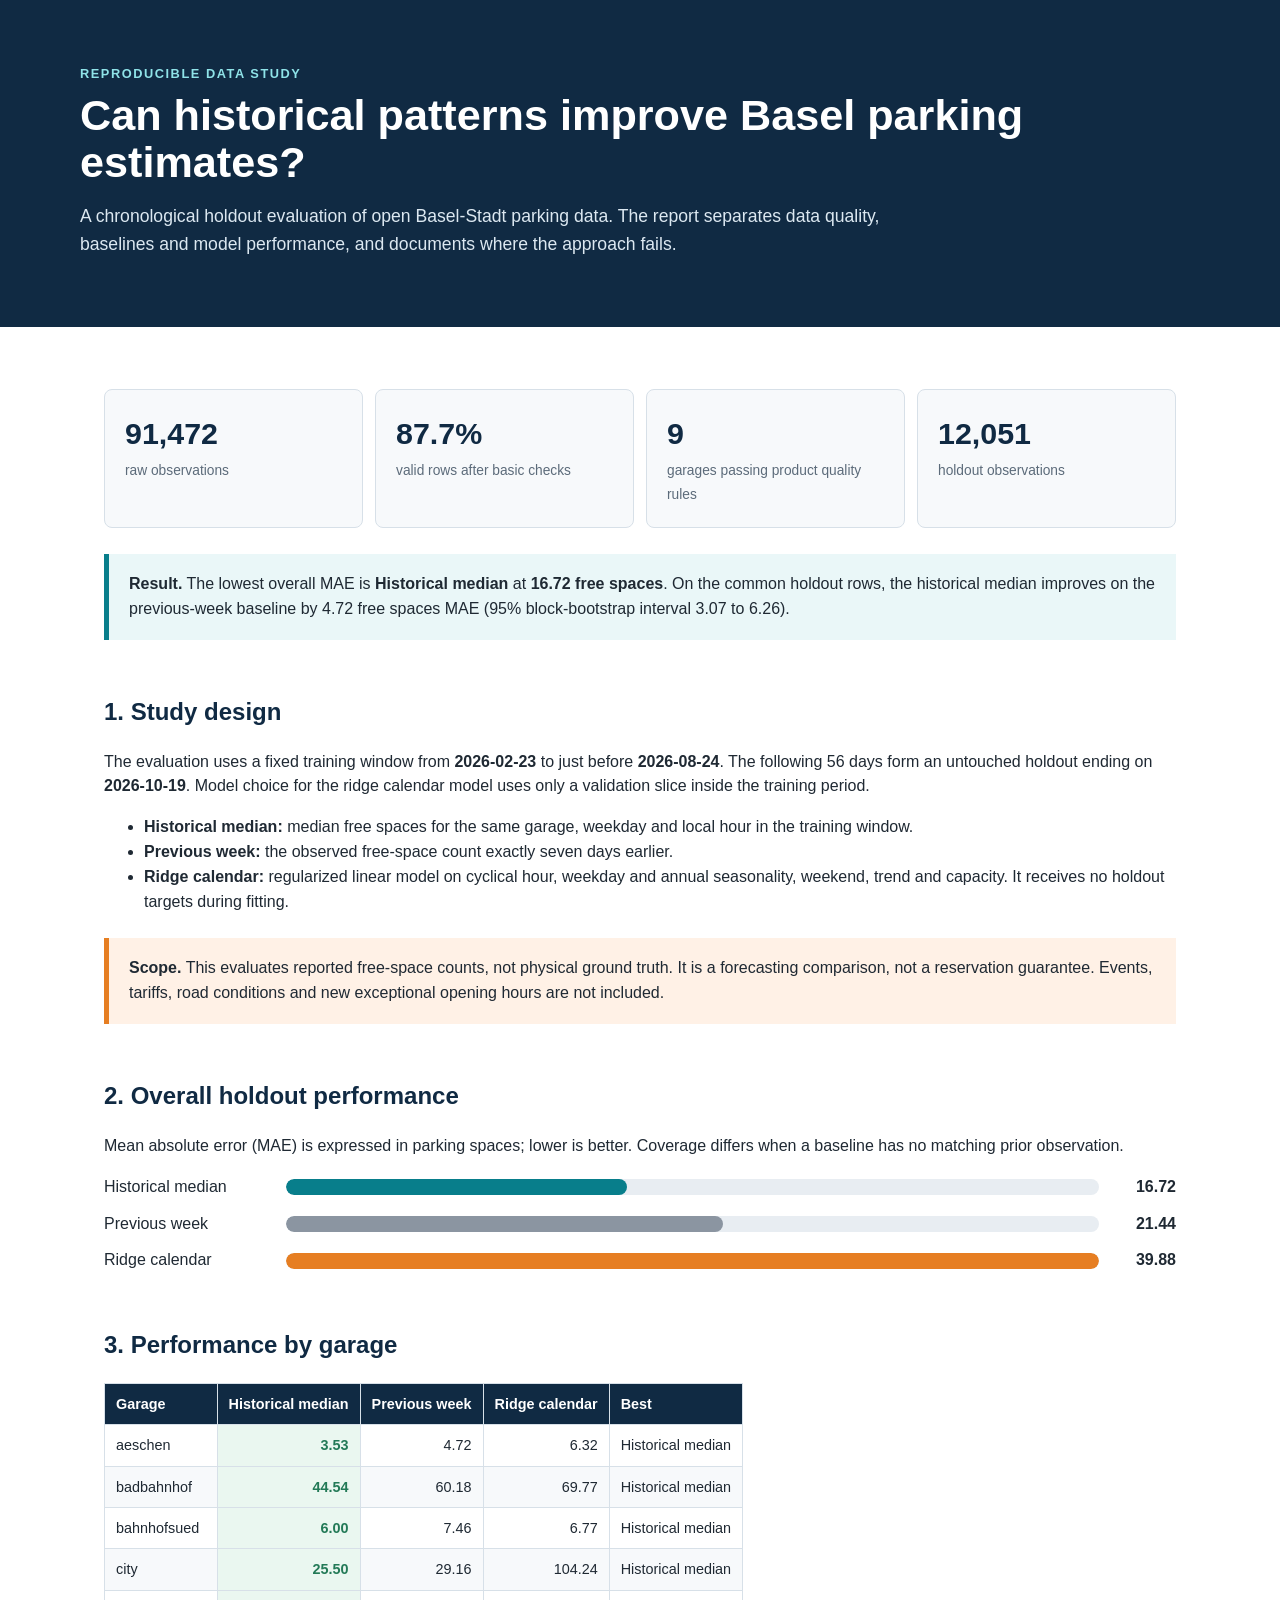
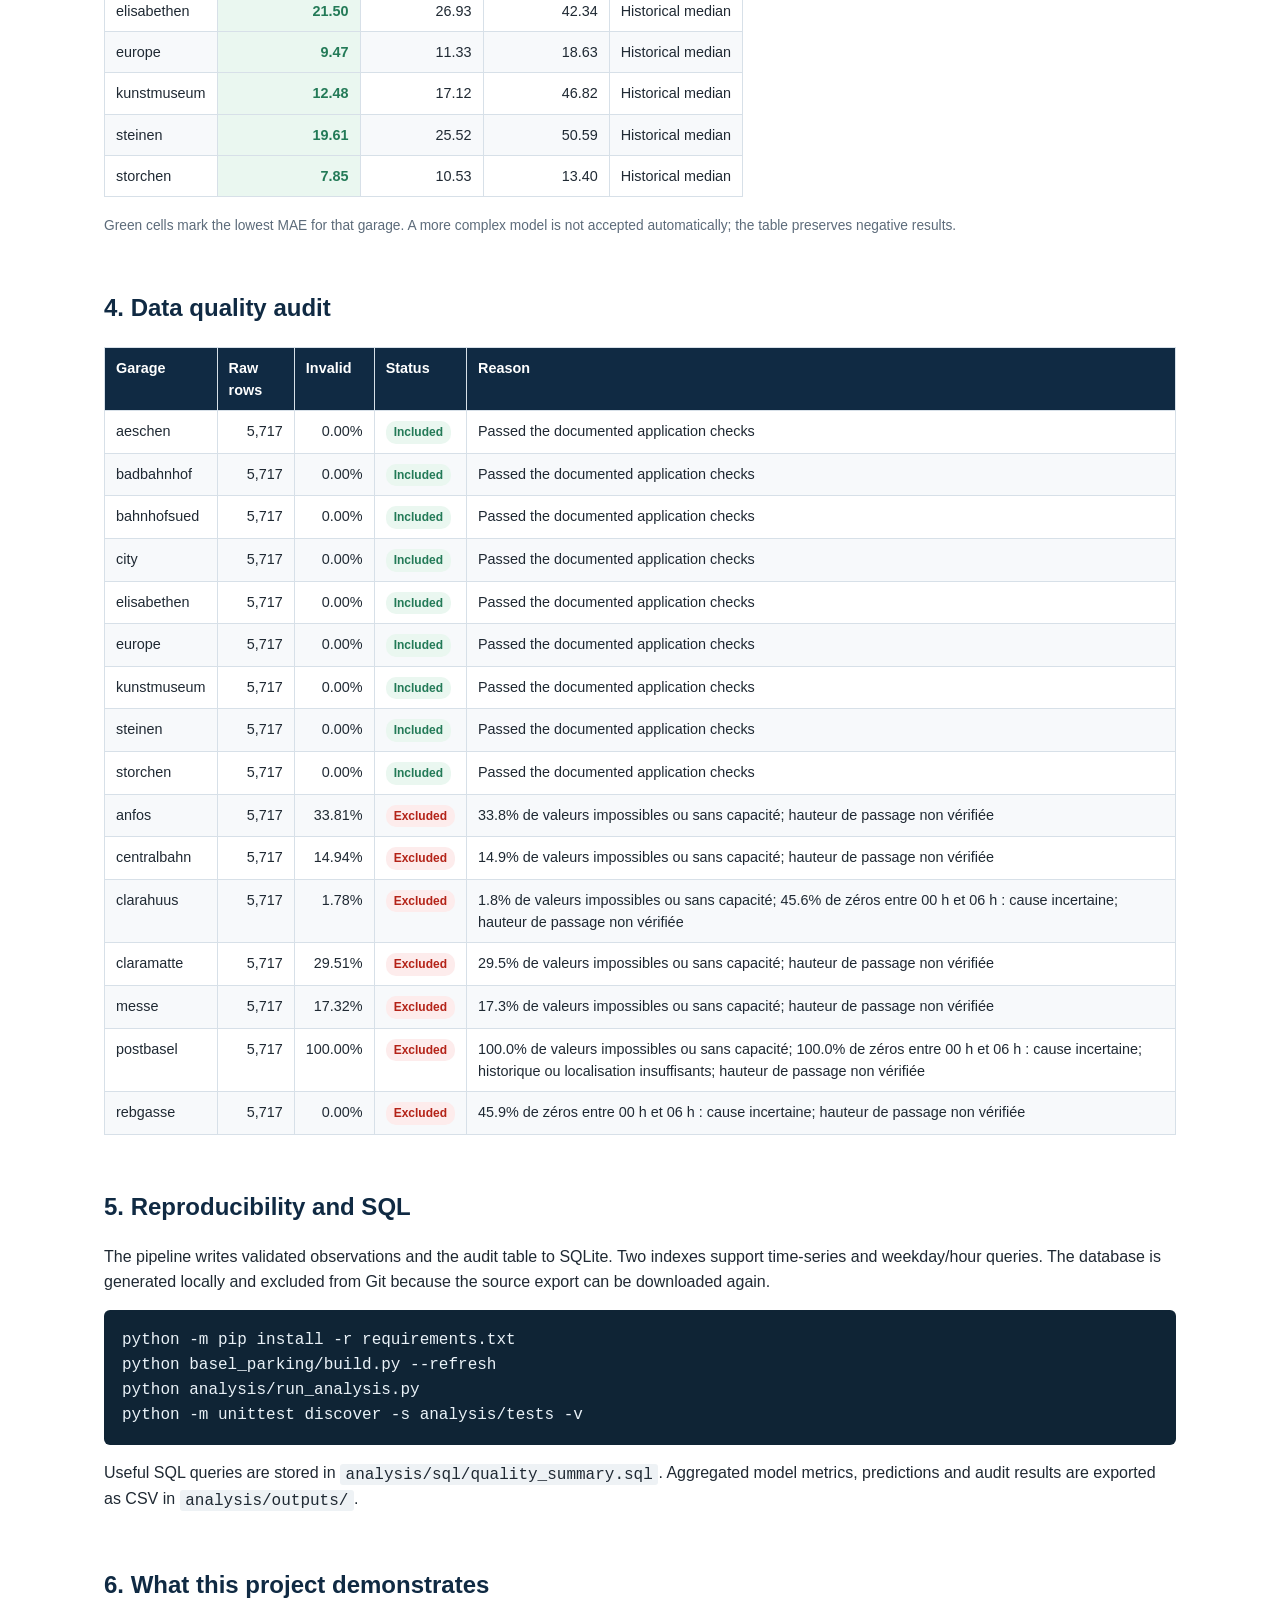
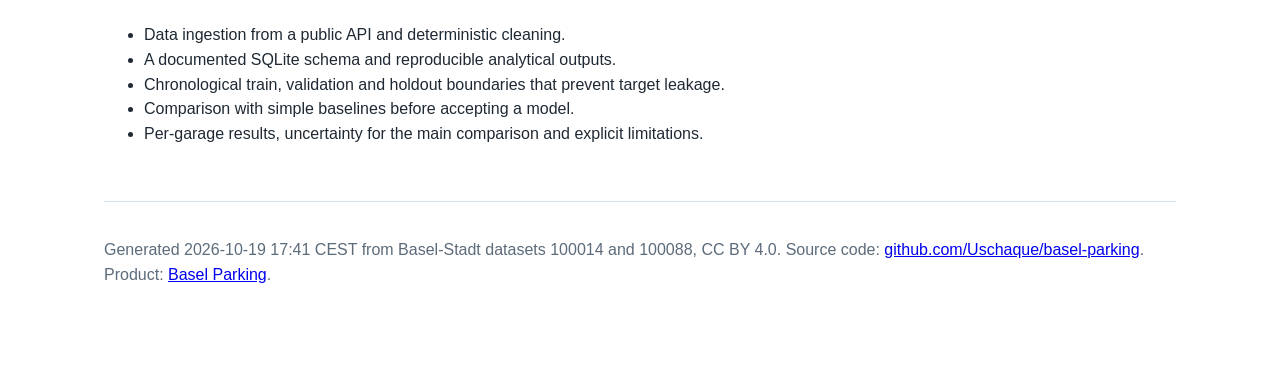
<file: analysis/report.html>
<!doctype html><html lang="en"><head><meta charset="utf-8"><meta name="viewport" content="width=device-width,initial-scale=1"><title>Basel Parking - chronological data study</title><meta name="description" content="Reproducible chronological evaluation of Basel parking estimates."><style>
    :root{--navy:#102a43;--teal:#087e8b;--orange:#e67e22;--ink:#1f2933;--muted:#5c6b7a;--line:#d7e0e8;--paper:#f7f9fb;--green:#237a57;--red:#b42318}*{box-sizing:border-box}body{margin:0;font:16px/1.55 Arial,sans-serif;color:var(--ink);background:white}header{background:var(--navy);color:white;padding:64px 24px 52px}header>div,main{max-width:1120px;margin:auto}header p{max-width:800px;color:#dce8f1;font-size:1.1rem}h1{font-size:2.7rem;line-height:1.08;margin:.2em 0}h2{color:var(--navy);margin-top:2.2em}h3{color:var(--teal)}main{padding:36px 24px 80px}.kicker{color:#8fe3e8;font-weight:700;letter-spacing:.12em;font-size:.8rem}.metrics{display:grid;grid-template-columns:repeat(4,1fr);gap:12px;margin:26px 0}.metric{background:var(--paper);border:1px solid var(--line);padding:20px;border-radius:8px}.metric strong{display:block;font-size:1.9rem;color:var(--navy)}.metric span{color:var(--muted);font-size:.86rem}.callout{border-left:5px solid var(--teal);background:#eaf7f8;padding:18px 20px;margin:24px 0}.warning{border-left-color:var(--orange);background:#fff1e6}.barrow{display:grid;grid-template-columns:170px 1fr 65px;gap:12px;align-items:center;margin:12px 0}.track{height:16px;background:#e8edf2;border-radius:9px;overflow:hidden}.track i{display:block;height:100%;border-radius:9px}.barrow b{text-align:right}table{border-collapse:collapse;width:100%;font-size:.9rem;margin:18px 0;display:block;overflow-x:auto}th{background:var(--navy);color:white;text-align:left}th,td{padding:9px 11px;border:1px solid var(--line);vertical-align:top}tbody tr:nth-child(even){background:var(--paper)}.num{text-align:right;font-variant-numeric:tabular-nums}.best{background:#eaf7f0;font-weight:700;color:var(--green)}.pill{display:inline-block;padding:2px 8px;border-radius:10px;font-size:.75rem;font-weight:700}.included{background:#eaf7f0;color:var(--green)}.excluded{background:#fdecec;color:var(--red)}code{background:#eef2f5;padding:.1em .35em;border-radius:3px}pre{background:#0f2435;color:#eaf2f8;padding:18px;overflow:auto;border-radius:6px}.small{color:var(--muted);font-size:.86rem}footer{border-top:1px solid var(--line);margin-top:54px;padding-top:20px;color:var(--muted)}@media(max-width:760px){h1{font-size:2rem}.metrics{grid-template-columns:1fr 1fr}.barrow{grid-template-columns:120px 1fr 50px}}
    </style></head><body>
    <header><div><div class="kicker">REPRODUCIBLE DATA STUDY</div><h1>Can historical patterns improve Basel parking estimates?</h1><p>A chronological holdout evaluation of open Basel-Stadt parking data. The report separates data quality, baselines and model performance, and documents where the approach fails.</p></div></header>
    <main>
    <div class="metrics"><div class="metric"><strong>91,472</strong><span>raw observations</span></div><div class="metric"><strong>87.7%</strong><span>valid rows after basic checks</span></div><div class="metric"><strong>9</strong><span>garages passing product quality rules</span></div><div class="metric"><strong>12,051</strong><span>holdout observations</span></div></div>
    <div class="callout"><strong>Result.</strong> The lowest overall MAE is <b>Historical median</b> at <b>16.72 free spaces</b>. On the common holdout rows, the historical median improves on the previous-week baseline by 4.72 free spaces MAE (95% block-bootstrap interval 3.07 to 6.26).</div>
    <h2>1. Study design</h2><p>The evaluation uses a fixed training window from <b>2026-02-23</b> to just before <b>2026-08-24</b>. The following 56 days form an untouched holdout ending on <b>2026-10-19</b>. Model choice for the ridge calendar model uses only a validation slice inside the training period.</p>
    <ul><li><b>Historical median:</b> median free spaces for the same garage, weekday and local hour in the training window.</li><li><b>Previous week:</b> the observed free-space count exactly seven days earlier.</li><li><b>Ridge calendar:</b> regularized linear model on cyclical hour, weekday and annual seasonality, weekend, trend and capacity. It receives no holdout targets during fitting.</li></ul>
    <div class="callout warning"><strong>Scope.</strong> This evaluates reported free-space counts, not physical ground truth. It is a forecasting comparison, not a reservation guarantee. Events, tariffs, road conditions and new exceptional opening hours are not included.</div>
    <h2>2. Overall holdout performance</h2><p>Mean absolute error (MAE) is expressed in parking spaces; lower is better. Coverage differs when a baseline has no matching prior observation.</p><div class="barrow"><span>Historical median</span><div class="track"><i style="width:41.9%;background:#087e8b"></i></div><b>16.72</b></div><div class="barrow"><span>Previous week</span><div class="track"><i style="width:53.8%;background:#8b95a1"></i></div><b>21.44</b></div><div class="barrow"><span>Ridge calendar</span><div class="track"><i style="width:100.0%;background:#e67e22"></i></div><b>39.88</b></div>
    <h2>3. Performance by garage</h2><table><thead><tr><th>Garage</th><th>Historical median</th><th>Previous week</th><th>Ridge calendar</th><th>Best</th></tr></thead><tbody><tr><td>aeschen</td><td class="num best">3.53</td><td class="num">4.72</td><td class="num">6.32</td><td>Historical median</td></tr><tr><td>badbahnhof</td><td class="num best">44.54</td><td class="num">60.18</td><td class="num">69.77</td><td>Historical median</td></tr><tr><td>bahnhofsued</td><td class="num best">6.00</td><td class="num">7.46</td><td class="num">6.77</td><td>Historical median</td></tr><tr><td>city</td><td class="num best">25.50</td><td class="num">29.16</td><td class="num">104.24</td><td>Historical median</td></tr><tr><td>elisabethen</td><td class="num best">21.50</td><td class="num">26.93</td><td class="num">42.34</td><td>Historical median</td></tr><tr><td>europe</td><td class="num best">9.47</td><td class="num">11.33</td><td class="num">18.63</td><td>Historical median</td></tr><tr><td>kunstmuseum</td><td class="num best">12.48</td><td class="num">17.12</td><td class="num">46.82</td><td>Historical median</td></tr><tr><td>steinen</td><td class="num best">19.61</td><td class="num">25.52</td><td class="num">50.59</td><td>Historical median</td></tr><tr><td>storchen</td><td class="num best">7.85</td><td class="num">10.53</td><td class="num">13.40</td><td>Historical median</td></tr></tbody></table><p class="small">Green cells mark the lowest MAE for that garage. A more complex model is not accepted automatically; the table preserves negative results.</p>
    <h2>4. Data quality audit</h2><table><thead><tr><th>Garage</th><th>Raw rows</th><th>Invalid</th><th>Status</th><th>Reason</th></tr></thead><tbody><tr><td>aeschen</td><td class='num'>5,717</td><td class='num'>0.00%</td><td><span class='pill included'>Included</span></td><td>Passed the documented application checks</td></tr><tr><td>badbahnhof</td><td class='num'>5,717</td><td class='num'>0.00%</td><td><span class='pill included'>Included</span></td><td>Passed the documented application checks</td></tr><tr><td>bahnhofsued</td><td class='num'>5,717</td><td class='num'>0.00%</td><td><span class='pill included'>Included</span></td><td>Passed the documented application checks</td></tr><tr><td>city</td><td class='num'>5,717</td><td class='num'>0.00%</td><td><span class='pill included'>Included</span></td><td>Passed the documented application checks</td></tr><tr><td>elisabethen</td><td class='num'>5,717</td><td class='num'>0.00%</td><td><span class='pill included'>Included</span></td><td>Passed the documented application checks</td></tr><tr><td>europe</td><td class='num'>5,717</td><td class='num'>0.00%</td><td><span class='pill included'>Included</span></td><td>Passed the documented application checks</td></tr><tr><td>kunstmuseum</td><td class='num'>5,717</td><td class='num'>0.00%</td><td><span class='pill included'>Included</span></td><td>Passed the documented application checks</td></tr><tr><td>steinen</td><td class='num'>5,717</td><td class='num'>0.00%</td><td><span class='pill included'>Included</span></td><td>Passed the documented application checks</td></tr><tr><td>storchen</td><td class='num'>5,717</td><td class='num'>0.00%</td><td><span class='pill included'>Included</span></td><td>Passed the documented application checks</td></tr><tr><td>anfos</td><td class='num'>5,717</td><td class='num'>33.81%</td><td><span class='pill excluded'>Excluded</span></td><td>33.8% de valeurs impossibles ou sans capacité; hauteur de passage non vérifiée</td></tr><tr><td>centralbahn</td><td class='num'>5,717</td><td class='num'>14.94%</td><td><span class='pill excluded'>Excluded</span></td><td>14.9% de valeurs impossibles ou sans capacité; hauteur de passage non vérifiée</td></tr><tr><td>clarahuus</td><td class='num'>5,717</td><td class='num'>1.78%</td><td><span class='pill excluded'>Excluded</span></td><td>1.8% de valeurs impossibles ou sans capacité; 45.6% de zéros entre 00 h et 06 h : cause incertaine; hauteur de passage non vérifiée</td></tr><tr><td>claramatte</td><td class='num'>5,717</td><td class='num'>29.51%</td><td><span class='pill excluded'>Excluded</span></td><td>29.5% de valeurs impossibles ou sans capacité; hauteur de passage non vérifiée</td></tr><tr><td>messe</td><td class='num'>5,717</td><td class='num'>17.32%</td><td><span class='pill excluded'>Excluded</span></td><td>17.3% de valeurs impossibles ou sans capacité; hauteur de passage non vérifiée</td></tr><tr><td>postbasel</td><td class='num'>5,717</td><td class='num'>100.00%</td><td><span class='pill excluded'>Excluded</span></td><td>100.0% de valeurs impossibles ou sans capacité; 100.0% de zéros entre 00 h et 06 h : cause incertaine; historique ou localisation insuffisants; hauteur de passage non vérifiée</td></tr><tr><td>rebgasse</td><td class='num'>5,717</td><td class='num'>0.00%</td><td><span class='pill excluded'>Excluded</span></td><td>45.9% de zéros entre 00 h et 06 h : cause incertaine; hauteur de passage non vérifiée</td></tr></tbody></table>
    <h2>5. Reproducibility and SQL</h2><p>The pipeline writes validated observations and the audit table to SQLite. Two indexes support time-series and weekday/hour queries. The database is generated locally and excluded from Git because the source export can be downloaded again.</p><pre>python -m pip install -r requirements.txt
python basel_parking/build.py --refresh
python analysis/run_analysis.py
python -m unittest discover -s analysis/tests -v</pre>
    <p>Useful SQL queries are stored in <code>analysis/sql/quality_summary.sql</code>. Aggregated model metrics, predictions and audit results are exported as CSV in <code>analysis/outputs/</code>.</p>
    <h2>6. What this project demonstrates</h2><ul><li>Data ingestion from a public API and deterministic cleaning.</li><li>A documented SQLite schema and reproducible analytical outputs.</li><li>Chronological train, validation and holdout boundaries that prevent target leakage.</li><li>Comparison with simple baselines before accepting a model.</li><li>Per-garage results, uncertainty for the main comparison and explicit limitations.</li></ul>
    <footer><p>Generated 2026-10-19 17:41 CEST from Basel-Stadt datasets 100014 and 100088, CC BY 4.0. Source code: <a href="https://github.com/Uschaque/basel-parking">github.com/Uschaque/basel-parking</a>. Product: <a href="/">Basel Parking</a>.</p></footer>
    </main></body></html>
</file>
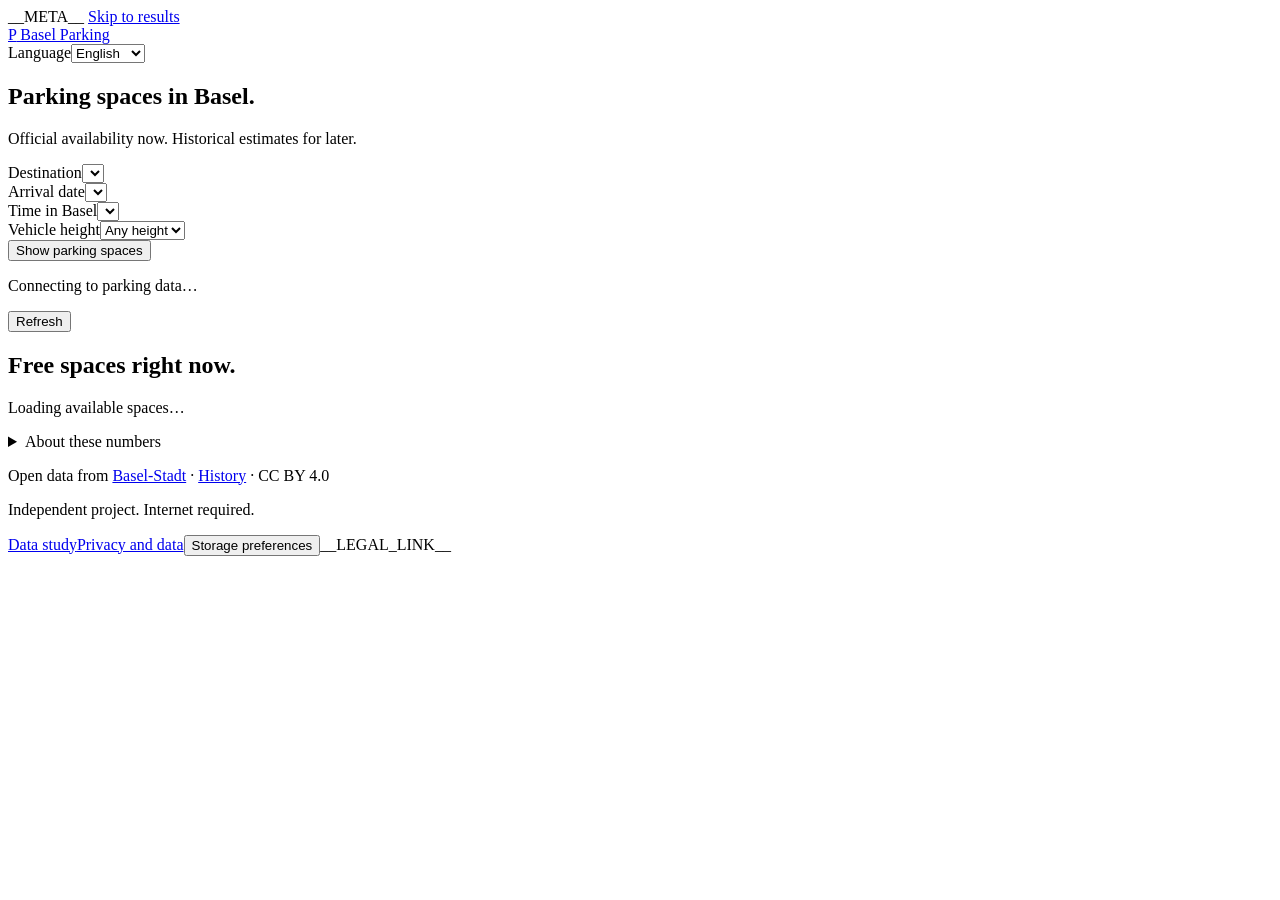
<file: basel_parking/dashboard.full.template.html>
<!doctype html>
<html lang="en">
<head>
  <meta charset="utf-8">
  <meta name="viewport" content="width=device-width,initial-scale=1">
  <meta name="color-scheme" content="light">
  <meta name="theme-color" content="#173f35">
  <title>Basel Parking | Live spaces and arrival estimates</title>
  <meta name="description" content="Check current parking availability in Basel, filter by vehicle height and explore historical estimates for a later arrival. English, German and French.">
  __META__
  <style>__STYLES__</style>
</head>
<body>
  <a class="skip-link" href="#results" data-i18n="skip">Skip to results</a>
  <header class="masthead">
    <a class="brand" href="./"><span class="brand-icon" aria-hidden="true">P</span> Basel Parking</a>
    <div class="header-controls"><label class="language-label" for="language" data-i18n="languageLabel">Language</label><select id="language" aria-label="Language"><option value="en">English</option><option value="de">Deutsch</option><option value="fr">Français</option></select></div>
  </header>
  <main>
    <section class="intro">
      <h1 data-i18n="headline">Parking spaces in Basel.</h1>
      <p class="lead" data-i18n="lead">Official availability now. Historical estimates for later.</p>
    </section>
    <section class="search" aria-label="Your arrival">
      <div class="field"><label for="destination" data-i18n="destination">Destination</label><select id="destination"></select></div>
      <div class="field"><label for="day" data-i18n="arrivalDate">Arrival date</label><select id="day"></select></div>
      <div class="field"><label for="hour" data-i18n="baselTime">Time in Basel</label><select id="hour"></select></div>
      <div class="field"><label for="vehicle" data-i18n="vehicleHeight">Vehicle height</label><select id="vehicle"><option value="0" data-i18n="noFilter">Any height</option><option value="1.8">1.80 m</option><option value="1.9">1.90 m</option><option value="2">2.00 m</option><option value="2.05">2.05 m</option><option value="2.1">2.10 m</option><option value="2.2">2.20 m</option><option value="2.5">2.50 m</option></select></div>
      <button class="primary" id="view-results" type="button" data-i18n="viewResults">Show parking spaces</button>
    </section>
    <div class="status-row"><p id="connection" role="status" aria-live="polite">Connecting to parking data…</p><button id="refresh" type="button" data-i18n="refresh">Refresh</button></div>
    <section id="results" aria-labelledby="results-title">
      <div class="results-header"><div><p id="mode-label" class="eyebrow"></p><h2 id="results-title" tabindex="-1">Free spaces right now.</h2></div><p id="count"></p></div>
      <p class="context" id="context"></p>
      <div id="notice" role="status"></div>
      <div class="cards" id="cards" aria-busy="true"><div class="empty">Loading available spaces…</div></div>
      <button id="show-more" class="secondary" aria-controls="cards" aria-expanded="false" hidden></button>
      <p id="height-note" class="small-note"></p>
    </section>
    <details class="explanation">
      <summary data-i18n="understand">About these numbers</summary>
      <div class="explanation-grid">
        <div><h3 data-i18n="nowHeading">Right now</h3><p data-i18n="nowExplanation"></p></div>
        <div><h3 data-i18n="futureHeading">A later arrival</h3><p data-i18n="futureExplanation"></p></div>
        <div><h3 data-i18n="percentHeading">The percentage and opening hours</h3><p data-i18n="percentExplanation"></p></div>
      </div>
    </details>
    <section id="privacy-banner" class="privacy-banner" aria-labelledby="privacy-title" hidden>
      <h2 id="privacy-title" data-i18n="privacyTitle">Save your preferences?</h2>
      <p data-i18n="privacyText"></p>
      <div class="consent-actions"><button id="consent-reject" class="secondary" data-i18n="reject">Refuse storage</button><button id="consent-accept" class="secondary" data-i18n="accept">Allow storage</button></div>
    </section>
    <p id="privacy-status" class="small-note" role="status"></p>
    <footer><p><span data-i18n="dataFrom">Open data from</span> <a href="https://data.bs.ch/explore/dataset/100088/" target="_blank" rel="noopener noreferrer" data-i18n="baselCanton">Basel-Stadt</a> · <a href="https://data.bs.ch/explore/dataset/100014/" target="_blank" rel="noopener noreferrer" data-i18n="history">History</a> · CC BY 4.0</p><p data-i18n="footerNote">Independent project. Internet required.</p><nav aria-label="Project information"><a href="data-study.html" data-i18n="dataStudy">Data study</a><a id="privacy-link" href="privacy.html" data-i18n="privacyLink">Privacy and data</a><button id="privacy-settings" data-i18n="privacySettings">Storage preferences</button>__LEGAL_LINK__</nav></footer>
    <noscript><p class="notice">JavaScript is required to load current parking data. JavaScript wird für aktuelle Parkdaten benötigt. JavaScript est nécessaire pour charger les places libres. <a href="https://www.parkleitsystem-basel.ch/">Official parking information</a></p></noscript>
  </main>
  <script id="config" type="application/json">__CONFIG__</script>
  <script>__I18N__</script>
  <script>__APP__</script>
</body>
</html>
</file>
